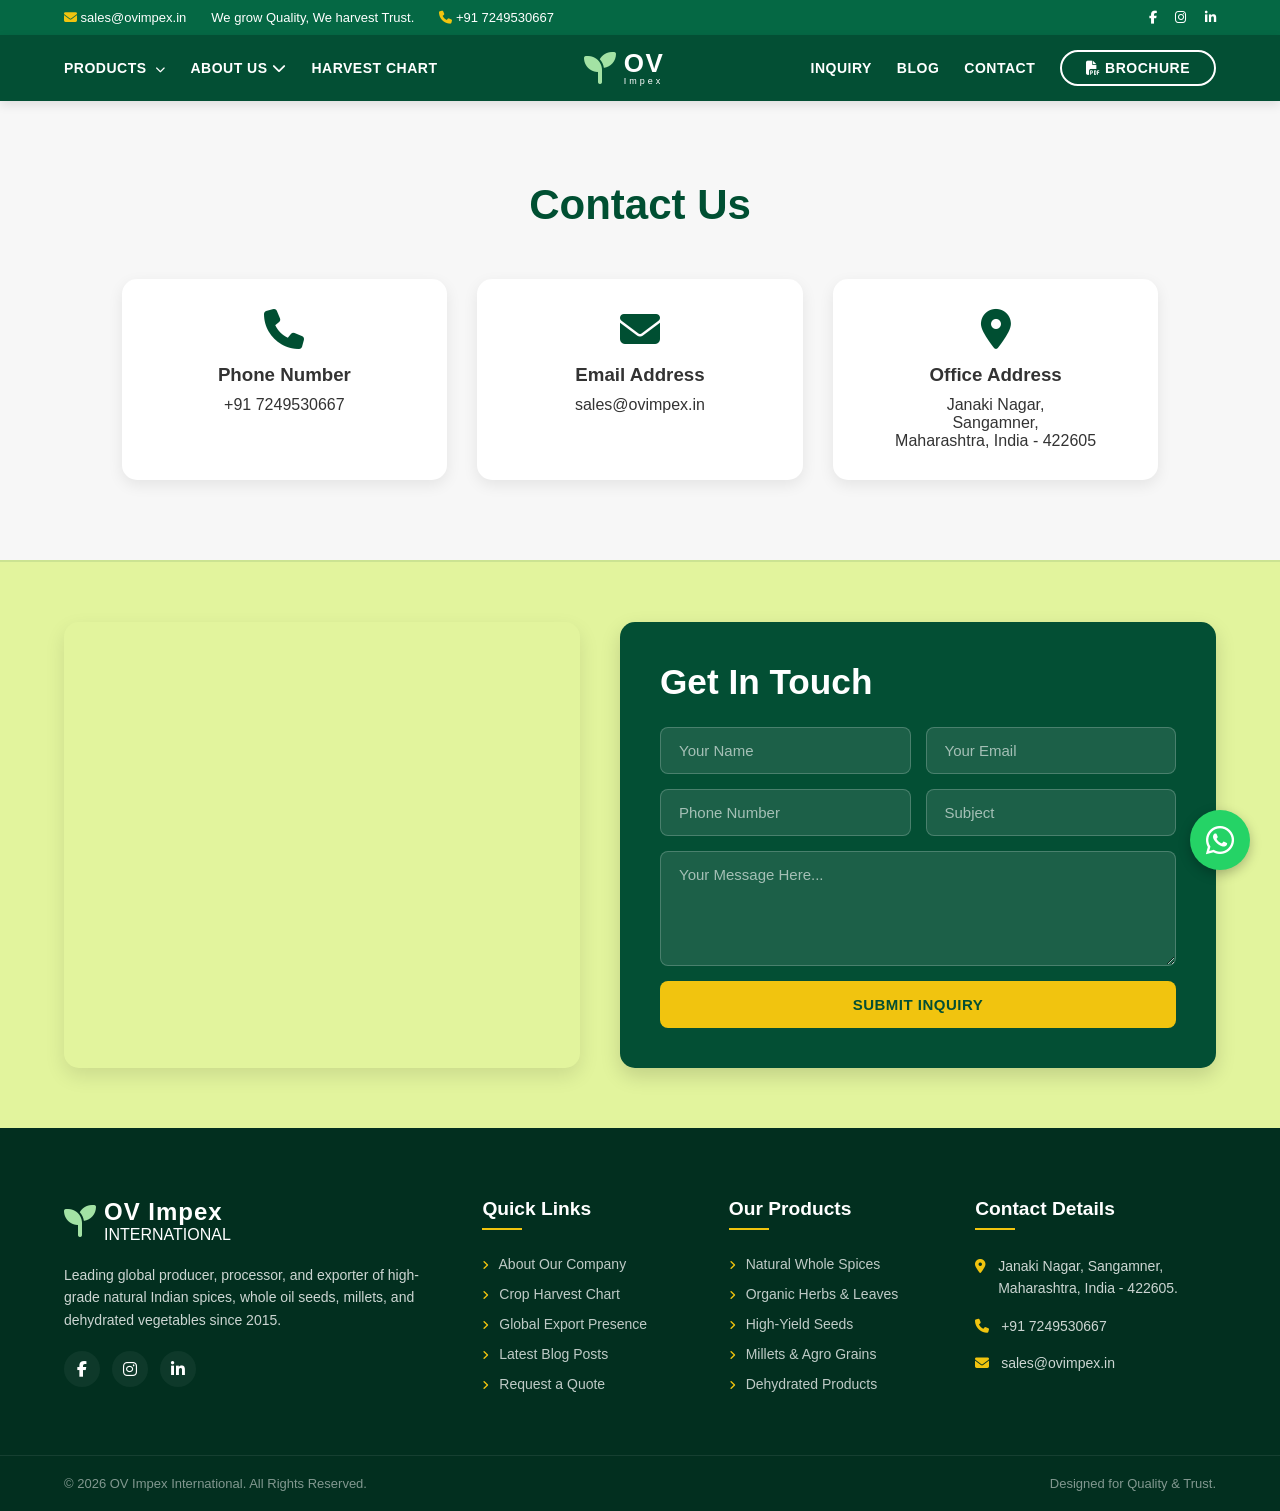
<file: contact.html>
<!DOCTYPE html>
<html lang="en">
<head>
    <meta charset="UTF-8">
    <meta name="viewport" content="width=device-width, initial-scale=1.0">
    <title>Contact Us - OV Impex</title>
    <link rel="stylesheet" href="style.css">
    <link rel="stylesheet" href="contact.css">
    <link rel="stylesheet" href="https://cdnjs.cloudflare.com/ajax/libs/font-awesome/6.4.0/css/all.min.css">
</head>
<body>

    <!-- ===== TOP BAR ===== -->
    <div class="top-bar">
        <div class="container top-bar-content">
            <div class="contact-info">
                <a href="mailto:sales@ovimpex.in"><i class="fas fa-envelope"></i> sales@ovimpex.in</a>
                <span class="tagline-text">We grow Quality, We harvest Trust.</span>
                <a href="tel:+917249530667"><i class="fas fa-phone"></i> +91 7249530667</a>
            </div>
            <div class="social-links">
                <a href="#" aria-label="Facebook"><i class="fab fa-facebook-f"></i></a>
                <a href="#" aria-label="Instagram"><i class="fab fa-instagram"></i></a>
                <a href="#" aria-label="LinkedIn"><i class="fab fa-linkedin-in"></i></a>
            </div>
        </div>
    </div>

    <!-- ===== HEADER ===== -->
    <header class="main-header">
        <div class="container nav-container">
            <nav class="nav-left" aria-label="Primary Left Navigation">

                <div class="nav-dropdown-wrapper" id="productsDropdown">
                    <a href="#" class="nav-main-link dropdown-trigger">PRODUCTS <i class="fas fa-chevron-down"></i></a>

                    <div class="mega-menu">
                        <div class="mega-menu-col">
                            <div class="mega-menu-col-header">
                                <i class="fas fa-pepper-hot"></i>
                                <h4>Whole Spices</h4>
                            </div>
                            <ul>
                                <li><a href="#"><i class="fas fa-angle-right"></i> Turmeric</a></li>
                                <li><a href="#"><i class="fas fa-angle-right"></i> Red Chilli</a></li>
                                <li><a href="#"><i class="fas fa-angle-right"></i> Coriander</a></li>
                                <li><a href="#"><i class="fas fa-angle-right"></i> Cumin</a></li>
                            </ul>
                        </div>
                        <div class="mega-menu-divider"></div>
                        <div class="mega-menu-col">
                            <div class="mega-menu-col-header">
                                <i class="fas fa-mortar-pestle"></i>
                                <h4>Pure Spice Powders</h4>
                            </div>
                            <ul>
                                <li><a href="#"><i class="fas fa-angle-right"></i> Turmeric Powder</a></li>
                                <li><a href="#"><i class="fas fa-angle-right"></i> Red Chilli Powder</a></li>
                                <li><a href="#"><i class="fas fa-angle-right"></i> Coriander Powder</a></li>
                                <li><a href="#"><i class="fas fa-angle-right"></i> Cumin Powder</a></li>
                            </ul>
                        </div>
                        <div class="mega-menu-divider"></div>
                        <div class="mega-menu-col">
                            <div class="mega-menu-col-header">
                                <i class="fas fa-bowl-food"></i>
                                <h4>Seasonings &amp; Blends</h4>
                            </div>
                            <ul>
                                <li><a href="#"><i class="fas fa-angle-right"></i> Garam Masala</a></li>
                                <li><a href="#"><i class="fas fa-angle-right"></i> Curry Powder</a></li>
                                <li><a href="#"><i class="fas fa-angle-right"></i> Kitchen King</a></li>
                            </ul>
                        </div>
                        <div class="mega-menu-banner">
                            <i class="fas fa-leaf mega-banner-icon"></i>
                            <p class="mega-banner-text">100% Natural &amp; Export Quality</p>
                            <a href="products.html" class="mega-banner-btn">View All Products</a>
                        </div>
                    </div>
                </div>

                <a href="index.html">ABOUT US <i class="fas fa-chevron-down"></i></a>
                <a href="harvest.html">HARVEST CHART</a>
            </nav>

            <div class="logo">
                <div class="logo-wrap">
                    <i class="fas fa-seedling logo-icon"></i>
                    <div>
                        <h1>OV</h1>
                        <span>Impex</span>
                    </div>
                </div>
            </div>

            <nav class="nav-right" aria-label="Primary Right Navigation">
                <a href="inquiry.html">INQUIRY</a>
                <a href="blogs.html">BLOG</a>
                <a href="contact.html" class="active">CONTACT</a>
               <a href="OV Impex.pdf" class="btn-brochure" target="_blank" rel="noopener noreferrer">
    <i class="fas fa-file-pdf"></i> BROCHURE
</a>
            </nav>
        </div>
    </header>

    <!-- ===== CONTACT INFO BOX ===== -->
    <section class="contact-page">
        <div class="container">

            <h1 class="contact-title">Contact Us</h1>

            <div class="contact-info-box">

                <div class="contact-item">
                    <i class="fas fa-phone"></i>
                    <h3>Phone Number</h3>
                    <p>+91 7249530667</p>
                </div>

                <div class="contact-item">
                    <i class="fas fa-envelope"></i>
                    <h3>Email Address</h3>
                    <p>sales@ovimpex.in</p>
                </div>

                <div class="contact-item">
                    <i class="fas fa-map-marker-alt"></i>
                    <h3>Office Address</h3>
                    <p>
                        Janaki Nagar,<br>
                        Sangamner,<br>
                        Maharashtra, India - 422605
                    </p>
                </div>

            </div>

        </div>
    </section>

    <!-- ===== MAP + CONTACT FORM ===== -->
    <section class="contact-section">
        <div class="container contact-split-container">

            <div class="contact-map-panel">
                <iframe src="https://www.google.com/maps/embed?pb=!1m18!1m12!1m3!1d3671.590111162464!2d72.50645087603395!3d23.038829315748884!2m3!1f0!2f0!3f0!3m2!1i1024!2i768!4f13.1!3m3!1m2!1s0x395e84b6f125a587%3A0xcd30e844a4eb23b0!2sOV%20Impex!5e0!3m2!1sen!2sin!4v1710000000000!5m2!1sen!2sin"
                allowfullscreen=""
                loading="lazy"
                referrerpolicy="no-referrer-when-downgrade"
                title="OV Impex Office Location Map">
                </iframe>
            </div>

            <div class="contact-form-panel">
                <h2>Get In Touch</h2>

                <form action="#" method="POST" class="interactive-form">

                    <div class="form-row">
                        <input type="text" placeholder="Your Name" required aria-label="Your Name">
                        <input type="email" placeholder="Your Email" required aria-label="Your Email">
                    </div>

                    <div class="form-row">
                        <input type="tel" placeholder="Phone Number" aria-label="Phone Number">
                        <input type="text" placeholder="Subject" aria-label="Subject">
                    </div>

                    <textarea rows="5" placeholder="Your Message Here..." required aria-label="Your Message"></textarea>

                    <button type="submit" class="btn-form-submit">SUBMIT INQUIRY</button>

                </form>
            </div>

        </div>
    </section>

    <!-- ===== FOOTER ===== -->
    <footer class="global-footer">
        <div class="container footer-grid">
            <div class="footer-column brand-column">
                <div class="logo-wrap footer-logo">
                    <i class="fas fa-seedling logo-icon"></i>
                    <div>
                        <h3>OV Impex</h3>
                        <span>INTERNATIONAL</span>
                    </div>
                </div>
                <p>Leading global producer, processor, and exporter of high-grade natural Indian spices, whole oil seeds, millets, and dehydrated vegetables since 2015.</p>
                <div class="footer-socials">
                    <a href="#" aria-label="Facebook"><i class="fab fa-facebook-f"></i></a>
                    <a href="#" aria-label="Instagram"><i class="fab fa-instagram"></i></a>
                    <a href="#" aria-label="LinkedIn"><i class="fab fa-linkedin-in"></i></a>
                </div>
            </div>
            <div class="footer-column links-column">
                <h4>Quick Links</h4>
                <ul>
                    <li><a href="index.html"><i class="fas fa-angle-right"></i> About Our Company</a></li>
                    <li><a href="harvest.html"><i class="fas fa-angle-right"></i> Crop Harvest Chart</a></li>
                    <li><a href="#"><i class="fas fa-angle-right"></i> Global Export Presence</a></li>
                    <li><a href="blogs.html"><i class="fas fa-angle-right"></i> Latest Blog Posts</a></li>
                    <li><a href="inquiry.html"><i class="fas fa-angle-right"></i> Request a Quote</a></li>
                </ul>
            </div>
            <div class="footer-column links-column">
                <h4>Our Products</h4>
                <ul>
                    <li><a href="products.html"><i class="fas fa-angle-right"></i> Natural Whole Spices</a></li>
                    <li><a href="products.html"><i class="fas fa-angle-right"></i> Organic Herbs &amp; Leaves</a></li>
                    <li><a href="products.html"><i class="fas fa-angle-right"></i> High-Yield Seeds</a></li>
                    <li><a href="products.html"><i class="fas fa-angle-right"></i> Millets &amp; Agro Grains</a></li>
                    <li><a href="products.html"><i class="fas fa-angle-right"></i> Dehydrated Products</a></li>
                </ul>
            </div>
            <div class="footer-column contact-column">
                <h4>Contact Details</h4>
                <p><i class="fas fa-map-marker-alt"></i> Janaki Nagar, Sangamner, Maharashtra, India - 422605.</p>
                <p><i class="fas fa-phone"></i> +91 7249530667</p>
                <p><i class="fas fa-envelope"></i> sales@ovimpex.in</p>
            </div>
        </div>
        <div class="footer-bottom">
            <div class="container footer-bottom-content">
                <p>&copy; 2026 OV Impex International. All Rights Reserved.</p>
                <p>Designed for Quality &amp; Trust.</p>
            </div>
        </div>
    </footer>

    <!-- WhatsApp Float Button -->
    <a href="https://wa.me/917249530667" class="whatsapp-float" target="_blank" rel="noopener noreferrer" aria-label="Chat on WhatsApp">
        <i class="fab fa-whatsapp"></i>
    </a>

    <script>
        // ===== Mega Menu Dropdown =====
        const wrapper = document.getElementById('productsDropdown');
        const trigger = wrapper.querySelector('.dropdown-trigger');

        trigger.addEventListener('click', function(e) {
            e.preventDefault();
            wrapper.classList.toggle('active');
        });

        document.addEventListener('click', function(e) {
            if (!wrapper.contains(e.target)) {
                wrapper.classList.remove('active');
            }
        });
    </script>

</body>
</html>
</file>
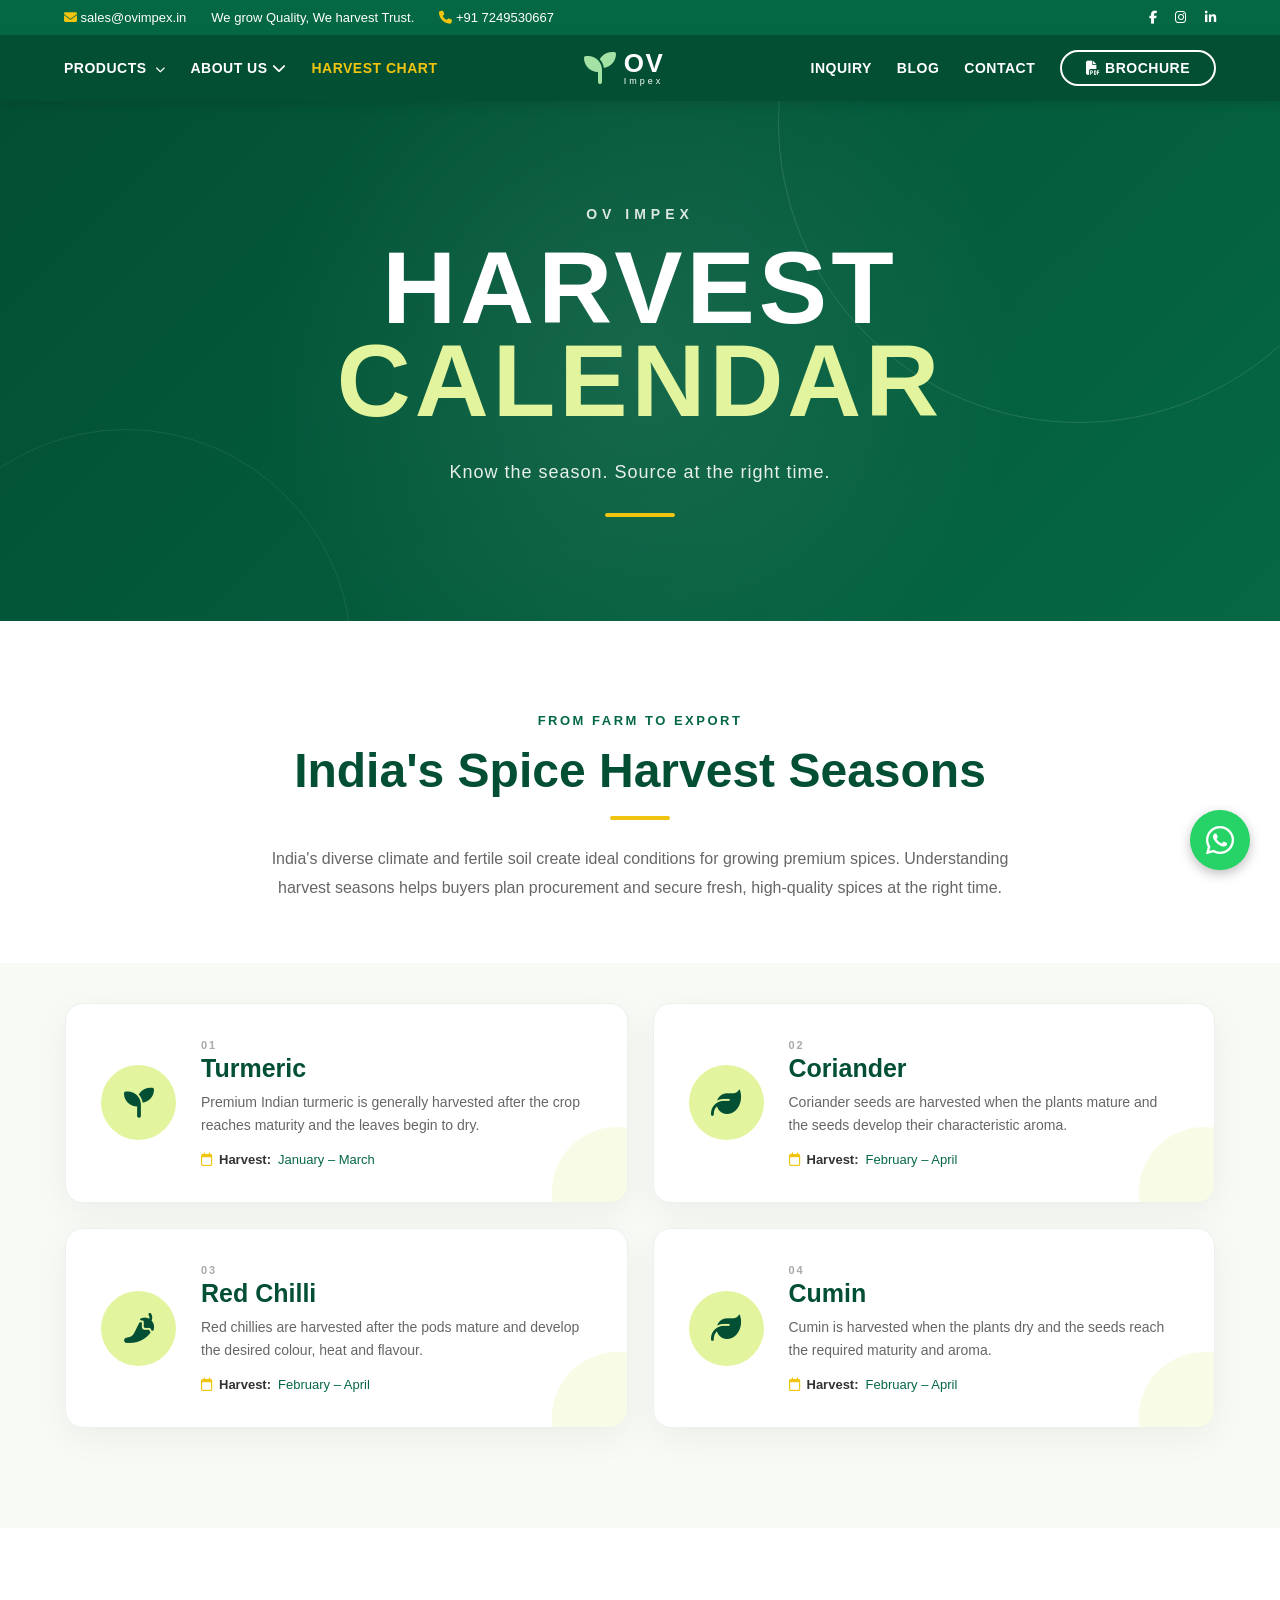
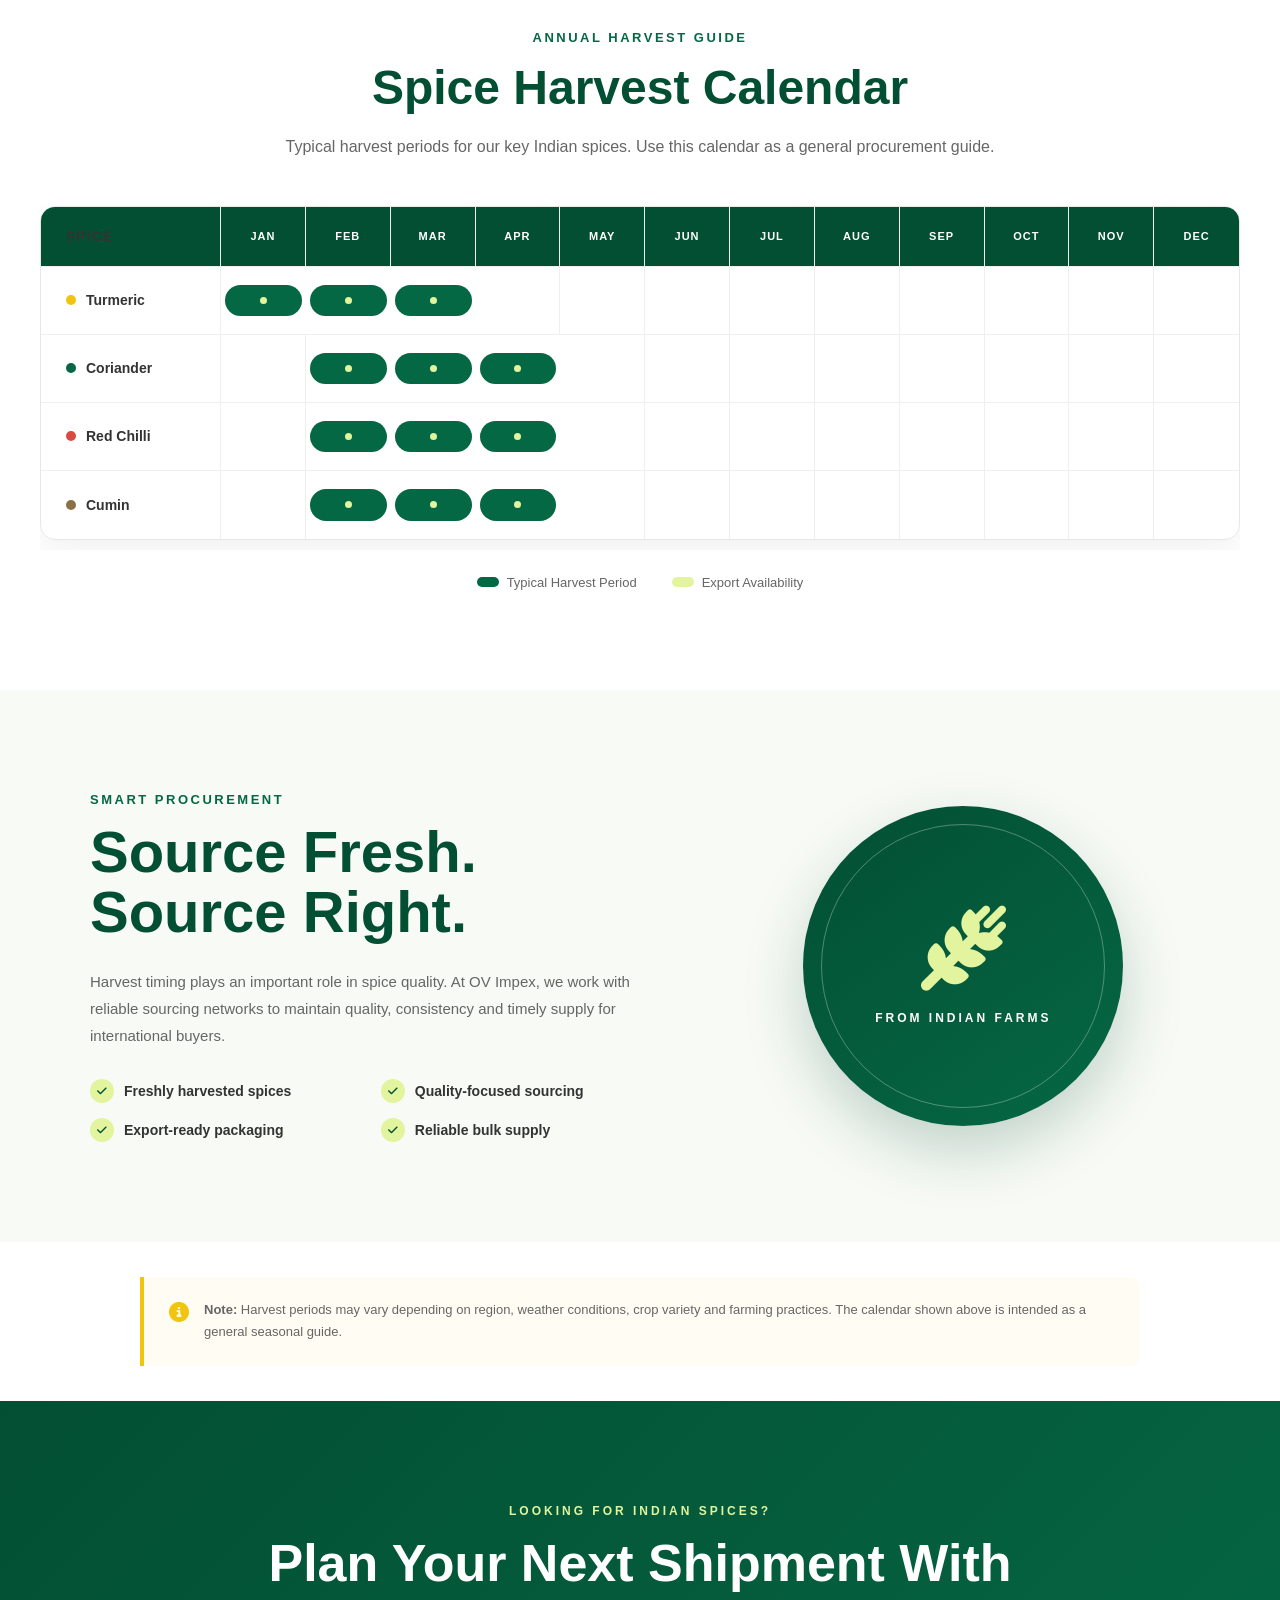
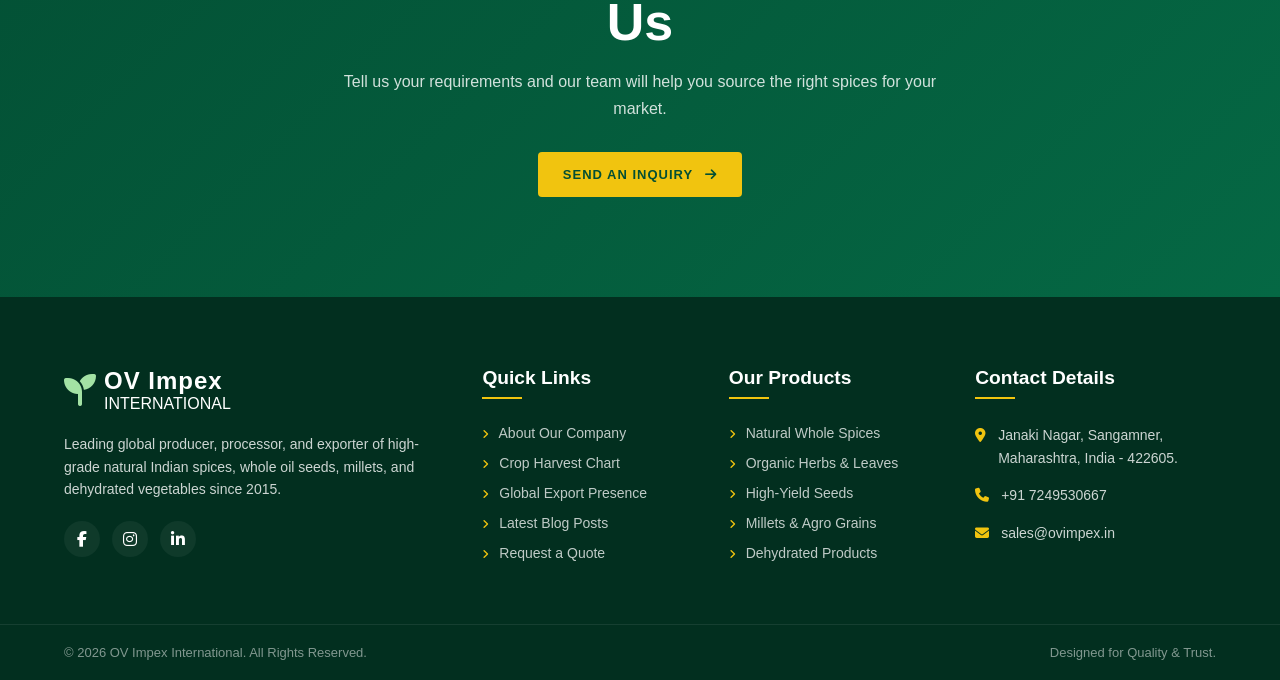
<file: harvest.html>
<!DOCTYPE html>
<html lang="en">
<head>
    <meta charset="UTF-8">
    <meta name="viewport" content="width=device-width, initial-scale=1.0">
    <title>Spice Harvest Calendar | OV Impex</title>

    <!-- Main Website CSS -->
    <link rel="stylesheet" href="style.css">

    <!-- Harvest Page CSS -->
    <link rel="stylesheet" href="harvest.css">

    <!-- Font Awesome -->
    <link rel="stylesheet" href="https://cdnjs.cloudflare.com/ajax/libs/font-awesome/6.5.1/css/all.min.css">
</head>
<body>

    <!-- ===== TOP BAR ===== -->
    <div class="top-bar">
        <div class="container top-bar-content">
            <div class="contact-info">
                <a href="mailto:sales@ovimpex.in"><i class="fas fa-envelope"></i> sales@ovimpex.in</a>
                <span class="tagline-text">We grow Quality, We harvest Trust.</span>
                <a href="tel:+917249530667"><i class="fas fa-phone"></i> +91 7249530667</a>
            </div>
            <div class="social-links">
                <a href="#" aria-label="Facebook"><i class="fab fa-facebook-f"></i></a>
                <a href="#" aria-label="Instagram"><i class="fab fa-instagram"></i></a>
                <a href="#" aria-label="LinkedIn"><i class="fab fa-linkedin-in"></i></a>
            </div>
        </div>
    </div>

    <!-- ===== HEADER ===== -->
    <header class="main-header">
        <div class="container nav-container">
            <nav class="nav-left" aria-label="Primary Left Navigation">

                <div class="nav-dropdown-wrapper" id="productsDropdown">
                    <a href="products.html" class="nav-main-link dropdown-trigger">PRODUCTS <i class="fas fa-chevron-down"></i></a>

                    <div class="mega-menu">
                        <div class="mega-menu-col">
                            <div class="mega-menu-col-header">
                                <i class="fas fa-pepper-hot"></i>
                                <h4>Whole Spices</h4>
                            </div>
                            <ul>
                                <li><a href="products.html#turmeric"><i class="fas fa-angle-right"></i> Turmeric</a></li>
                                <li><a href="products.html#chilli"><i class="fas fa-angle-right"></i> Red Chilli</a></li>
                                <li><a href="products.html#coriander"><i class="fas fa-angle-right"></i> Coriander</a></li>
                                <li><a href="products.html#cumin"><i class="fas fa-angle-right"></i> Cumin</a></li>
                            </ul>
                        </div>
                        <div class="mega-menu-divider"></div>
                        <div class="mega-menu-col">
                            <div class="mega-menu-col-header">
                                <i class="fas fa-mortar-pestle"></i>
                                <h4>Pure Spice Powders</h4>
                            </div>
                            <ul>
                                <li><a href="products.html"><i class="fas fa-angle-right"></i> Turmeric Powder</a></li>
                                <li><a href="products.html"><i class="fas fa-angle-right"></i> Red Chilli Powder</a></li>
                                <li><a href="products.html"><i class="fas fa-angle-right"></i> Coriander Powder</a></li>
                                <li><a href="products.html"><i class="fas fa-angle-right"></i> Cumin Powder</a></li>
                            </ul>
                        </div>
                        <div class="mega-menu-divider"></div>
                        <div class="mega-menu-col">
                            <div class="mega-menu-col-header">
                                <i class="fas fa-bowl-food"></i>
                                <h4>Seasonings &amp; Blends</h4>
                            </div>
                            <ul>
                                <li><a href="products.html"><i class="fas fa-angle-right"></i> Garam Masala</a></li>
                                <li><a href="products.html"><i class="fas fa-angle-right"></i> Curry Powder</a></li>
                                <li><a href="products.html"><i class="fas fa-angle-right"></i> Kitchen King</a></li>
                            </ul>
                        </div>
                        <div class="mega-menu-banner">
                            <i class="fas fa-leaf mega-banner-icon"></i>
                            <p class="mega-banner-text">100% Natural &amp; Export Quality</p>
                            <a href="products.html" class="mega-banner-btn">View All Products</a>
                        </div>
                    </div>
                </div>

                <a href="index.html">ABOUT US <i class="fas fa-chevron-down"></i></a>
                <a href="harvest.html" class="active">HARVEST CHART</a>
            </nav>

            <div class="logo">
                <div class="logo-wrap">
                    <i class="fas fa-seedling logo-icon"></i>
                    <div>
                        <h1>OV</h1>
                        <span>Impex</span>
                    </div>
                </div>
            </div>

            <nav class="nav-right" aria-label="Primary Right Navigation">
                <a href="inquiry.html">INQUIRY</a>
                <a href="blogs.html">BLOG</a>
                <a href="contact.html">CONTACT</a>
              <a href="OV Impex.pdf" class="btn-brochure" target="_blank" rel="noopener noreferrer">
    <i class="fas fa-file-pdf"></i> BROCHURE
</a>
            </nav>
        </div>
    </header>

    <!-- ===== HERO ===== -->
    <section class="harvest-hero">
        <div class="harvest-hero-overlay"></div>

        <div class="harvest-hero-content">
            <span class="hero-small-title">OV IMPEX</span>

            <h1>
                HARVEST<br>
                <span>CALENDAR</span>
            </h1>

            <p>Know the season. Source at the right time.</p>

            <div class="hero-line"></div>
        </div>
    </section>

    <!-- ===== INTRO ===== -->
    <section class="harvest-intro">
        <div class="section-heading">
            <span class="section-label">FROM FARM TO EXPORT</span>

            <h2>India's Spice Harvest Seasons</h2>

            <div class="heading-line"></div>

            <p>
                India's diverse climate and fertile soil create ideal conditions for growing premium spices.
                Understanding harvest seasons helps buyers plan procurement and secure fresh, high-quality
                spices at the right time.
            </p>
        </div>
    </section>

    <!-- ===== HARVEST CARDS ===== -->
    <section class="crop-section">
        <div class="crop-container">

            <!-- Turmeric -->
            <div class="crop-card turmeric-card">
                <div class="crop-icon">
                    <i class="fa-solid fa-seedling"></i>
                </div>
                <div class="crop-content">
                    <span class="crop-number">01</span>
                    <h3>Turmeric</h3>
                    <p>
                        Premium Indian turmeric is generally harvested after the crop reaches maturity
                        and the leaves begin to dry.
                    </p>
                    <div class="crop-season">
                        <i class="fa-regular fa-calendar"></i>
                        <strong>Harvest:</strong>
                        January – March
                    </div>
                </div>
            </div>

            <!-- Coriander -->
            <div class="crop-card coriander-card">
                <div class="crop-icon">
                    <i class="fa-solid fa-leaf"></i>
                </div>
                <div class="crop-content">
                    <span class="crop-number">02</span>
                    <h3>Coriander</h3>
                    <p>
                        Coriander seeds are harvested when the plants mature and the seeds develop
                        their characteristic aroma.
                    </p>
                    <div class="crop-season">
                        <i class="fa-regular fa-calendar"></i>
                        <strong>Harvest:</strong>
                        February – April
                    </div>
                </div>
            </div>

            <!-- Red Chilli -->
            <div class="crop-card chilli-card">
                <div class="crop-icon">
                    <i class="fa-solid fa-pepper-hot"></i>
                </div>
                <div class="crop-content">
                    <span class="crop-number">03</span>
                    <h3>Red Chilli</h3>
                    <p>
                        Red chillies are harvested after the pods mature and develop the desired
                        colour, heat and flavour.
                    </p>
                    <div class="crop-season">
                        <i class="fa-regular fa-calendar"></i>
                        <strong>Harvest:</strong>
                        February – April
                    </div>
                </div>
            </div>

            <!-- Cumin -->
            <div class="crop-card cumin-card">
                <div class="crop-icon">
                    <i class="fa-solid fa-leaf"></i>
                </div>
                <div class="crop-content">
                    <span class="crop-number">04</span>
                    <h3>Cumin</h3>
                    <p>
                        Cumin is harvested when the plants dry and the seeds reach the required
                        maturity and aroma.
                    </p>
                    <div class="crop-season">
                        <i class="fa-regular fa-calendar"></i>
                        <strong>Harvest:</strong>
                        February – April
                    </div>
                </div>
            </div>

        </div>
    </section>

    <!-- ===== MAIN HARVEST CHART ===== -->
    <section class="calendar-section">

        <div class="calendar-heading">
            <span class="section-label">ANNUAL HARVEST GUIDE</span>
            <h2>Spice Harvest Calendar</h2>
            <p>
                Typical harvest periods for our key Indian spices.
                Use this calendar as a general procurement guide.
            </p>
        </div>

        <div class="calendar-wrapper">
            <div class="calendar-table">

                <!-- Header -->
                <div class="calendar-row calendar-header">
                    <div class="crop-name-cell">SPICE</div>
                    <div>JAN</div>
                    <div>FEB</div>
                    <div>MAR</div>
                    <div>APR</div>
                    <div>MAY</div>
                    <div>JUN</div>
                    <div>JUL</div>
                    <div>AUG</div>
                    <div>SEP</div>
                    <div>OCT</div>
                    <div>NOV</div>
                    <div>DEC</div>
                </div>

                <!-- Turmeric -->
                <div class="calendar-row">
                    <div class="crop-name-cell">
                        <span class="crop-dot turmeric-dot"></span>
                        Turmeric
                    </div>
                    <div class="harvest active"></div>
                    <div class="harvest active"></div>
                    <div class="harvest active"></div>
                    <div></div>
                    <div></div>
                    <div></div>
                    <div></div>
                    <div></div>
                    <div></div>
                    <div></div>
                    <div></div>
                    <div></div>
                </div>

                <!-- Coriander -->
                <div class="calendar-row">
                    <div class="crop-name-cell">
                        <span class="crop-dot coriander-dot"></span>
                        Coriander
                    </div>
                    <div></div>
                    <div class="harvest active"></div>
                    <div class="harvest active"></div>
                    <div class="harvest active"></div>
                    <div></div>
                    <div></div>
                    <div></div>
                    <div></div>
                    <div></div>
                    <div></div>
                    <div></div>
                    <div></div>
                </div>

                <!-- Red Chilli -->
                <div class="calendar-row">
                    <div class="crop-name-cell">
                        <span class="crop-dot chilli-dot"></span>
                        Red Chilli
                    </div>
                    <div></div>
                    <div class="harvest active"></div>
                    <div class="harvest active"></div>
                    <div class="harvest active"></div>
                    <div></div>
                    <div></div>
                    <div></div>
                    <div></div>
                    <div></div>
                    <div></div>
                    <div></div>
                    <div></div>
                </div>

                <!-- Cumin -->
                <div class="calendar-row">
                    <div class="crop-name-cell">
                        <span class="crop-dot cumin-dot"></span>
                        Cumin
                    </div>
                    <div></div>
                    <div class="harvest active"></div>
                    <div class="harvest active"></div>
                    <div class="harvest active"></div>
                    <div></div>
                    <div></div>
                    <div></div>
                    <div></div>
                    <div></div>
                    <div></div>
                    <div></div>
                    <div></div>
                </div>

            </div>
        </div>

        <!-- Legend -->
        <div class="calendar-legend">
            <span>
                <i class="legend-box harvest-legend"></i>
                Typical Harvest Period
            </span>
            <span>
                <i class="legend-box availability-legend"></i>
                Export Availability
            </span>
        </div>

    </section>

    <!-- ===== PROCUREMENT SECTION ===== -->
    <section class="procurement-section">
        <div class="procurement-container">

            <div class="procurement-content">
                <span class="section-label">SMART PROCUREMENT</span>

                <h2>
                    Source Fresh.<br>
                    Source Right.
                </h2>

                <p>
                    Harvest timing plays an important role in spice quality. At OV Impex, we work with
                    reliable sourcing networks to maintain quality, consistency and timely supply for
                    international buyers.
                </p>

                <div class="procurement-points">
                    <div>
                        <i class="fa-solid fa-check"></i>
                        <span>Freshly harvested spices</span>
                    </div>
                    <div>
                        <i class="fa-solid fa-check"></i>
                        <span>Quality-focused sourcing</span>
                    </div>
                    <div>
                        <i class="fa-solid fa-check"></i>
                        <span>Export-ready packaging</span>
                    </div>
                    <div>
                        <i class="fa-solid fa-check"></i>
                        <span>Reliable bulk supply</span>
                    </div>
                </div>
            </div>

            <div class="procurement-image">
                <div class="image-box">
                    <i class="fa-solid fa-wheat-awn"></i>
                    <span>FROM INDIAN FARMS</span>
                </div>
            </div>

        </div>
    </section>

    <!-- ===== NOTE ===== -->
    <section class="harvest-note">
        <div class="note-box">
            <i class="fa-solid fa-circle-info"></i>
            <p>
                <strong>Note:</strong>
                Harvest periods may vary depending on region, weather conditions, crop variety and
                farming practices. The calendar shown above is intended as a general seasonal guide.
            </p>
        </div>
    </section>

    <!-- ===== CTA ===== -->
    <section class="harvest-cta">
        <div class="cta-content">
            <span>LOOKING FOR INDIAN SPICES?</span>

            <h2>Plan Your Next Shipment With Us</h2>

            <p>
                Tell us your requirements and our team will help you source the right spices
                for your market.
            </p>

            <a href="inquiry.html" class="cta-button">
                SEND AN INQUIRY
                <i class="fa-solid fa-arrow-right"></i>
            </a>
        </div>
    </section>

    <!-- ===== FOOTER ===== -->
    <footer class="global-footer">
        <div class="container footer-grid">
            <div class="footer-column brand-column">
                <div class="logo-wrap footer-logo">
                    <i class="fas fa-seedling logo-icon"></i>
                    <div>
                        <h3>OV Impex</h3>
                        <span>INTERNATIONAL</span>
                    </div>
                </div>
                <p>Leading global producer, processor, and exporter of high-grade natural Indian spices, whole oil seeds, millets, and dehydrated vegetables since 2015.</p>
                <div class="footer-socials">
                    <a href="#" aria-label="Facebook"><i class="fab fa-facebook-f"></i></a>
                    <a href="#" aria-label="Instagram"><i class="fab fa-instagram"></i></a>
                    <a href="#" aria-label="LinkedIn"><i class="fab fa-linkedin-in"></i></a>
                </div>
            </div>
            <div class="footer-column links-column">
                <h4>Quick Links</h4>
                <ul>
                    <li><a href="index.html"><i class="fas fa-angle-right"></i> About Our Company</a></li>
                    <li><a href="harvest.html"><i class="fas fa-angle-right"></i> Crop Harvest Chart</a></li>
                    <li><a href="#"><i class="fas fa-angle-right"></i> Global Export Presence</a></li>
                    <li><a href="blogs.html"><i class="fas fa-angle-right"></i> Latest Blog Posts</a></li>
                    <li><a href="inquiry.html"><i class="fas fa-angle-right"></i> Request a Quote</a></li>
                </ul>
            </div>
            <div class="footer-column links-column">
                <h4>Our Products</h4>
                <ul>
                    <li><a href="products.html"><i class="fas fa-angle-right"></i> Natural Whole Spices</a></li>
                    <li><a href="products.html"><i class="fas fa-angle-right"></i> Organic Herbs &amp; Leaves</a></li>
                    <li><a href="products.html"><i class="fas fa-angle-right"></i> High-Yield Seeds</a></li>
                    <li><a href="products.html"><i class="fas fa-angle-right"></i> Millets &amp; Agro Grains</a></li>
                    <li><a href="products.html"><i class="fas fa-angle-right"></i> Dehydrated Products</a></li>
                </ul>
            </div>
            <div class="footer-column contact-column">
                <h4>Contact Details</h4>
                <p><i class="fas fa-map-marker-alt"></i> Janaki Nagar, Sangamner, Maharashtra, India - 422605.</p>
                <p><i class="fas fa-phone"></i> +91 7249530667</p>
                <p><i class="fas fa-envelope"></i> sales@ovimpex.in</p>
            </div>
        </div>
        <div class="footer-bottom">
            <div class="container footer-bottom-content">
                <p>&copy; 2026 OV Impex International. All Rights Reserved.</p>
                <p>Designed for Quality &amp; Trust.</p>
            </div>
        </div>
    </footer>

    <!-- WhatsApp Float Button -->
    <a href="https://wa.me/917249530667" class="whatsapp-float" target="_blank" rel="noopener noreferrer" aria-label="Chat on WhatsApp">
        <i class="fab fa-whatsapp"></i>
    </a>

    <script>
        // ===== Mega Menu Dropdown =====
        const wrapper = document.getElementById('productsDropdown');
        const trigger = wrapper.querySelector('.dropdown-trigger');

        trigger.addEventListener('click', function(e) {
            // Only the chevron toggles the menu; the text navigates to products.html
            if (e.target.closest('i')) {
                e.preventDefault();
                wrapper.classList.toggle('active');
            }
        });

        document.addEventListener('click', function(e) {
            if (!wrapper.contains(e.target)) {
                wrapper.classList.remove('active');
            }
        });
    </script>

</body>
</html>
</file>
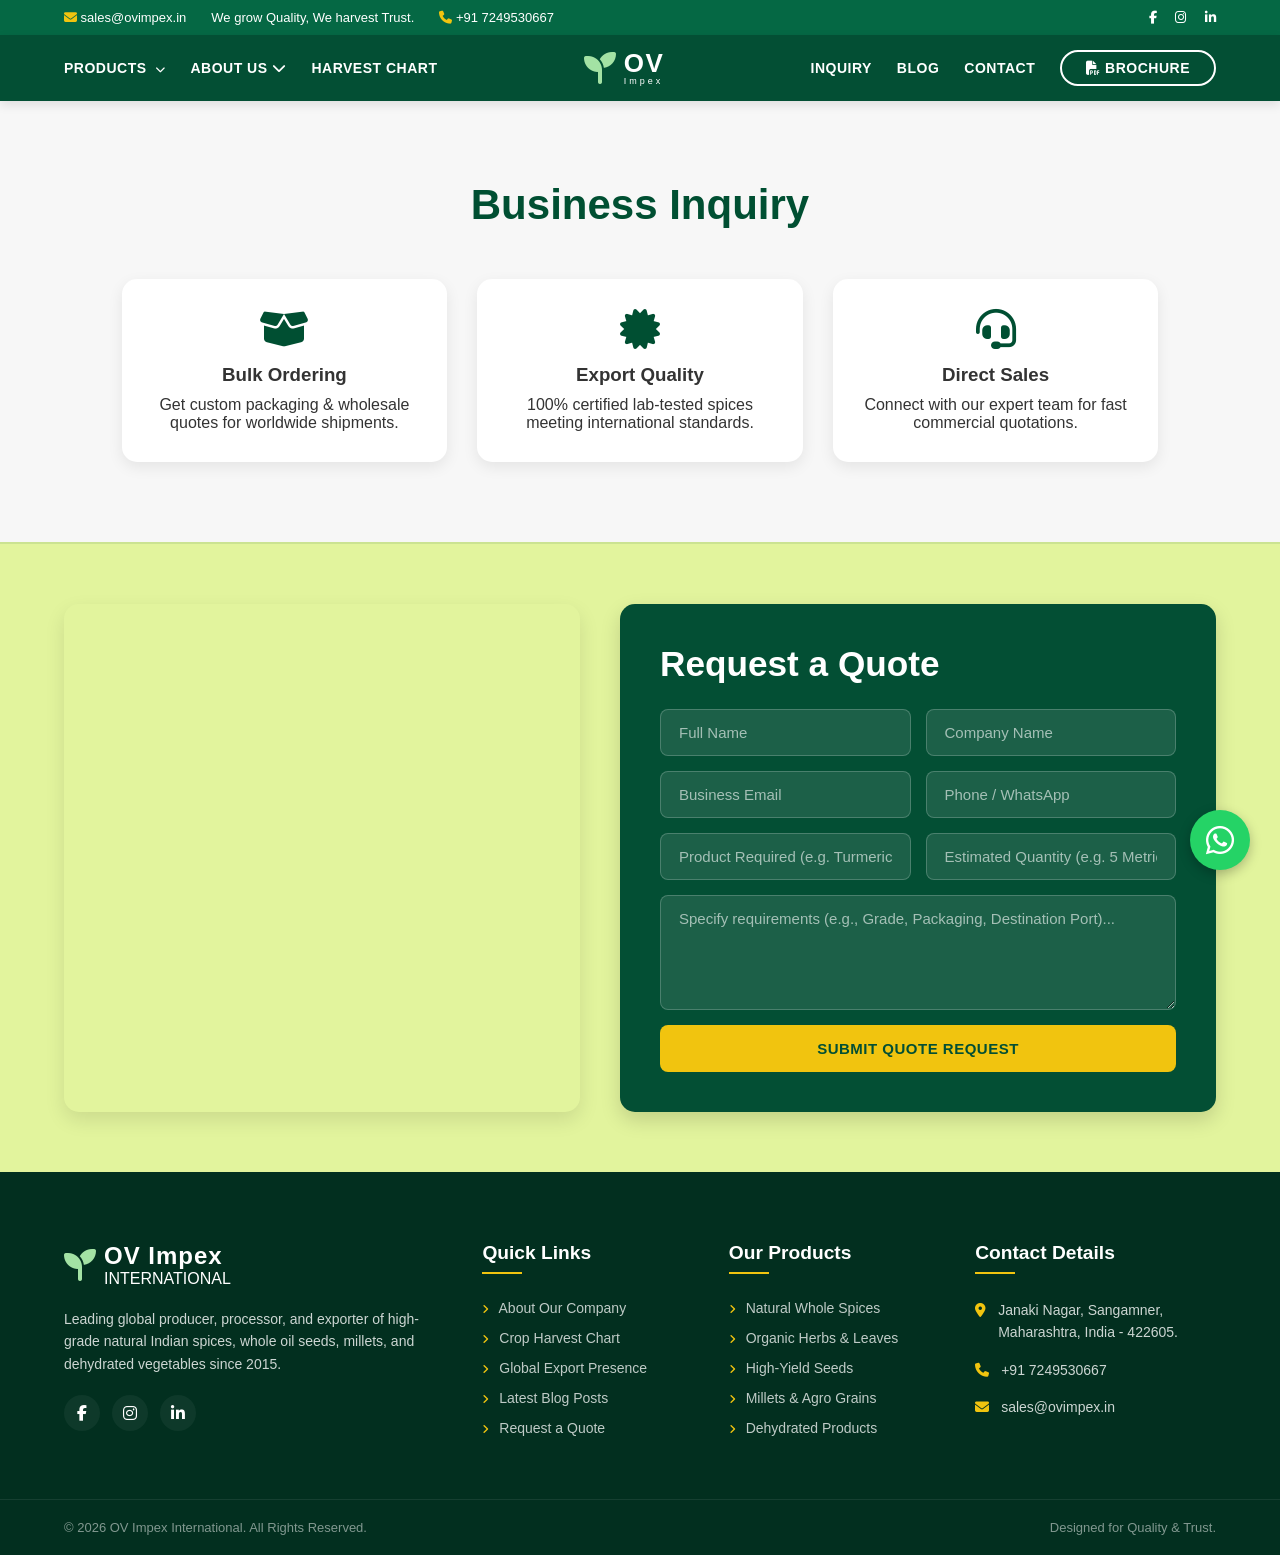
<file: inquiry.html>
<!DOCTYPE html>
<html lang="en">
<head>
    <meta charset="UTF-8">
    <meta name="viewport" content="width=device-width, initial-scale=1.0">
    <title>Inquiry - OV Impex</title>
    <link rel="stylesheet" href="style.css">
    <link rel="stylesheet" href="contact.css">
    <link rel="stylesheet" href="https://cdnjs.cloudflare.com/ajax/libs/font-awesome/6.4.0/css/all.min.css">
</head>
<body>

    <!-- ===== TOP BAR ===== -->
    <div class="top-bar">
        <div class="container top-bar-content">
            <div class="contact-info">
                <a href="mailto:sales@ovimpex.in"><i class="fas fa-envelope"></i> sales@ovimpex.in</a>
                <span class="tagline-text">We grow Quality, We harvest Trust.</span>
                <a href="tel:+917249530667"><i class="fas fa-phone"></i> +91 7249530667</a>
            </div>
            <div class="social-links">
                <a href="#" aria-label="Facebook"><i class="fab fa-facebook-f"></i></a>
                <a href="#" aria-label="Instagram"><i class="fab fa-instagram"></i></a>
                <a href="#" aria-label="LinkedIn"><i class="fab fa-linkedin-in"></i></a>
            </div>
        </div>
    </div>

    <!-- ===== HEADER ===== -->
    <header class="main-header">
        <div class="container nav-container">
            <nav class="nav-left" aria-label="Primary Left Navigation">

                <div class="nav-dropdown-wrapper" id="productsDropdown">
                    <a href="#" class="nav-main-link dropdown-trigger">PRODUCTS <i class="fas fa-chevron-down"></i></a>

                    <div class="mega-menu">
                        <div class="mega-menu-col">
                            <div class="mega-menu-col-header">
                                <i class="fas fa-pepper-hot"></i>
                                <h4>Whole Spices</h4>
                            </div>
                            <ul>
                                <li><a href="#"><i class="fas fa-angle-right"></i> Turmeric</a></li>
                                <li><a href="#"><i class="fas fa-angle-right"></i> Red Chilli</a></li>
                                <li><a href="#"><i class="fas fa-angle-right"></i> Coriander</a></li>
                                <li><a href="#"><i class="fas fa-angle-right"></i> Cumin</a></li>
                            </ul>
                        </div>
                        <div class="mega-menu-divider"></div>
                        <div class="mega-menu-col">
                            <div class="mega-menu-col-header">
                                <i class="fas fa-mortar-pestle"></i>
                                <h4>Pure Spice Powders</h4>
                            </div>
                            <ul>
                                <li><a href="#"><i class="fas fa-angle-right"></i> Turmeric Powder</a></li>
                                <li><a href="#"><i class="fas fa-angle-right"></i> Red Chilli Powder</a></li>
                                <li><a href="#"><i class="fas fa-angle-right"></i> Coriander Powder</a></li>
                                <li><a href="#"><i class="fas fa-angle-right"></i> Cumin Powder</a></li>
                            </ul>
                        </div>
                        <div class="mega-menu-divider"></div>
                        <div class="mega-menu-col">
                            <div class="mega-menu-col-header">
                                <i class="fas fa-bowl-food"></i>
                                <h4>Seasonings &amp; Blends</h4>
                            </div>
                            <ul>
                                <li><a href="#"><i class="fas fa-angle-right"></i> Garam Masala</a></li>
                                <li><a href="#"><i class="fas fa-angle-right"></i> Curry Powder</a></li>
                                <li><a href="#"><i class="fas fa-angle-right"></i> Kitchen King</a></li>
                            </ul>
                        </div>
                        <div class="mega-menu-banner">
                            <i class="fas fa-leaf mega-banner-icon"></i>
                            <p class="mega-banner-text">100% Natural &amp; Export Quality</p>
                            <a href="products.html" class="mega-banner-btn">View All Products</a>
                        </div>
                    </div>
                </div>

                <a href="index.html">ABOUT US <i class="fas fa-chevron-down"></i></a>
                <a href="harvest.html">HARVEST CHART</a>
            </nav>

            <div class="logo">
                <div class="logo-wrap">
                    <i class="fas fa-seedling logo-icon"></i>
                    <div>
                        <h1>OV</h1>
                        <span>Impex</span>
                    </div>
                </div>
            </div>

            <nav class="nav-right" aria-label="Primary Right Navigation">
                <a href="inquiry.html" class="active">INQUIRY</a>
                <a href="blogs.html">BLOG</a>
                <a href="contact.html">CONTACT</a>
               <a href="OV Impex.pdf" class="btn-brochure" target="_blank" rel="noopener noreferrer">
    <i class="fas fa-file-pdf"></i> BROCHURE
</a>
            </nav>
        </div>
    </header>

    <!-- ===== INQUIRY INFO BOX ===== -->
    <section class="contact-page">
        <div class="container">

            <h1 class="contact-title">Business Inquiry</h1>

            <div class="contact-info-box">

                <div class="contact-item">
                    <i class="fas fa-box-open"></i>
                    <h3>Bulk Ordering</h3>
                    <p>Get custom packaging &amp; wholesale quotes for worldwide shipments.</p>
                </div>

                <div class="contact-item">
                    <i class="fas fa-certificate"></i>
                    <h3>Export Quality</h3>
                    <p>100% certified lab-tested spices meeting international standards.</p>
                </div>

                <div class="contact-item">
                    <i class="fas fa-headset"></i>
                    <h3>Direct Sales</h3>
                    <p>Connect with our expert team for fast commercial quotations.</p>
                </div>

            </div>

        </div>
    </section>

    <!-- ===== MAP + INQUIRY FORM ===== -->
    <section class="contact-section">
        <div class="container contact-split-container">

            <div class="contact-map-panel">
                <iframe src="https://www.google.com/maps/embed?pb=!1m18!1m12!1m3!1d3671.590111162464!2d72.50645087603395!3d23.038829315748884!2m3!1f0!2f0!3f0!3m2!1i1024!2i768!4f13.1!3m3!1m2!1s0x395e84b6f125a587%3A0xcd30e844a4eb23b0!2sOV%20Impex!5e0!3m2!1sen!2sin!4v1710000000000!5m2!1sen!2sin"
                allowfullscreen=""
                loading="lazy"
                referrerpolicy="no-referrer-when-downgrade"
                title="OV Impex Office Location Map">
                </iframe>
            </div>
            <div class="contact-form-panel">
                <h2>Request a Quote</h2>

                <form action="#" method="POST" class="interactive-form">

                    <div class="form-row">
                        <input type="text" placeholder="Full Name" required aria-label="Full Name">
                        <input type="text" placeholder="Company Name" aria-label="Company Name">
                    </div>

                    <div class="form-row">
                        <input type="email" placeholder="Business Email" required aria-label="Business Email">
                        <input type="tel" placeholder="Phone / WhatsApp" required aria-label="Phone Number">
                    </div>

                    <div class="form-row">
                        <input type="text" placeholder="Product Required (e.g. Turmeric, Chilli)" required aria-label="Product Required">
                        <input type="text" placeholder="Estimated Quantity (e.g. 5 Metric Tons)" aria-label="Estimated Quantity">
                    </div>

                    <textarea rows="5" placeholder="Specify requirements (e.g., Grade, Packaging, Destination Port)..." required aria-label="Requirement Details"></textarea>

                    <button type="submit" class="btn-form-submit">SUBMIT QUOTE REQUEST</button>

                </form>
            </div>

        </div>
    </section>

    <!-- ===== FOOTER ===== -->
    <footer class="global-footer">
        <div class="container footer-grid">
            <div class="footer-column brand-column">
                <div class="logo-wrap footer-logo">
                    <i class="fas fa-seedling logo-icon"></i>
                    <div>
                        <h3>OV Impex</h3>
                        <span>INTERNATIONAL</span>
                    </div>
                </div>
                <p>Leading global producer, processor, and exporter of high-grade natural Indian spices, whole oil seeds, millets, and dehydrated vegetables since 2015.</p>
                <div class="footer-socials">
                    <a href="#" aria-label="Facebook"><i class="fab fa-facebook-f"></i></a>
                    <a href="#" aria-label="Instagram"><i class="fab fa-instagram"></i></a>
                    <a href="#" aria-label="LinkedIn"><i class="fab fa-linkedin-in"></i></a>
                </div>
            </div>
            <div class="footer-column links-column">
                <h4>Quick Links</h4>
                <ul>
                    <li><a href="index.html"><i class="fas fa-angle-right"></i> About Our Company</a></li>
                    <li><a href="harvest.html"><i class="fas fa-angle-right"></i> Crop Harvest Chart</a></li>
                    <li><a href="#"><i class="fas fa-angle-right"></i> Global Export Presence</a></li>
                    <li><a href="blogs.html"><i class="fas fa-angle-right"></i> Latest Blog Posts</a></li>
                    <li><a href="inquiry.html"><i class="fas fa-angle-right"></i> Request a Quote</a></li>
                </ul>
            </div>
            <div class="footer-column links-column">
                <h4>Our Products</h4>
                <ul>
                    <li><a href="products.html"><i class="fas fa-angle-right"></i> Natural Whole Spices</a></li>
                    <li><a href="products.html"><i class="fas fa-angle-right"></i> Organic Herbs &amp; Leaves</a></li>
                    <li><a href="products.html"><i class="fas fa-angle-right"></i> High-Yield Seeds</a></li>
                    <li><a href="products.html"><i class="fas fa-angle-right"></i> Millets &amp; Agro Grains</a></li>
                    <li><a href="products.html"><i class="fas fa-angle-right"></i> Dehydrated Products</a></li>
                </ul>
            </div>
            <div class="footer-column contact-column">
                <h4>Contact Details</h4>
                <p><i class="fas fa-map-marker-alt"></i> Janaki Nagar, Sangamner, Maharashtra, India - 422605.</p>
                <p><i class="fas fa-phone"></i> +91 7249530667</p>
                <p><i class="fas fa-envelope"></i> sales@ovimpex.in</p>
            </div>
        </div>
        <div class="footer-bottom">
            <div class="container footer-bottom-content">
                <p>&copy; 2026 OV Impex International. All Rights Reserved.</p>
                <p>Designed for Quality &amp; Trust.</p>
            </div>
        </div>
    </footer>

    <!-- WhatsApp Float Button -->
    <a href="https://wa.me/917249530667" class="whatsapp-float" target="_blank" rel="noopener noreferrer" aria-label="Chat on WhatsApp">
        <i class="fab fa-whatsapp"></i>
    </a>

    <script>
        // Mega Menu Dropdown
        const wrapper = document.getElementById('productsDropdown');
        const trigger = wrapper.querySelector('.dropdown-trigger');

        trigger.addEventListener('click', function(e) {
            e.preventDefault();
            wrapper.classList.toggle('active');
        });

        document.addEventListener('click', function(e) {
            if (!wrapper.contains(e.target)) {
                wrapper.classList.remove('active');
            }
        });
    </script>

</body>
</html>
</file>
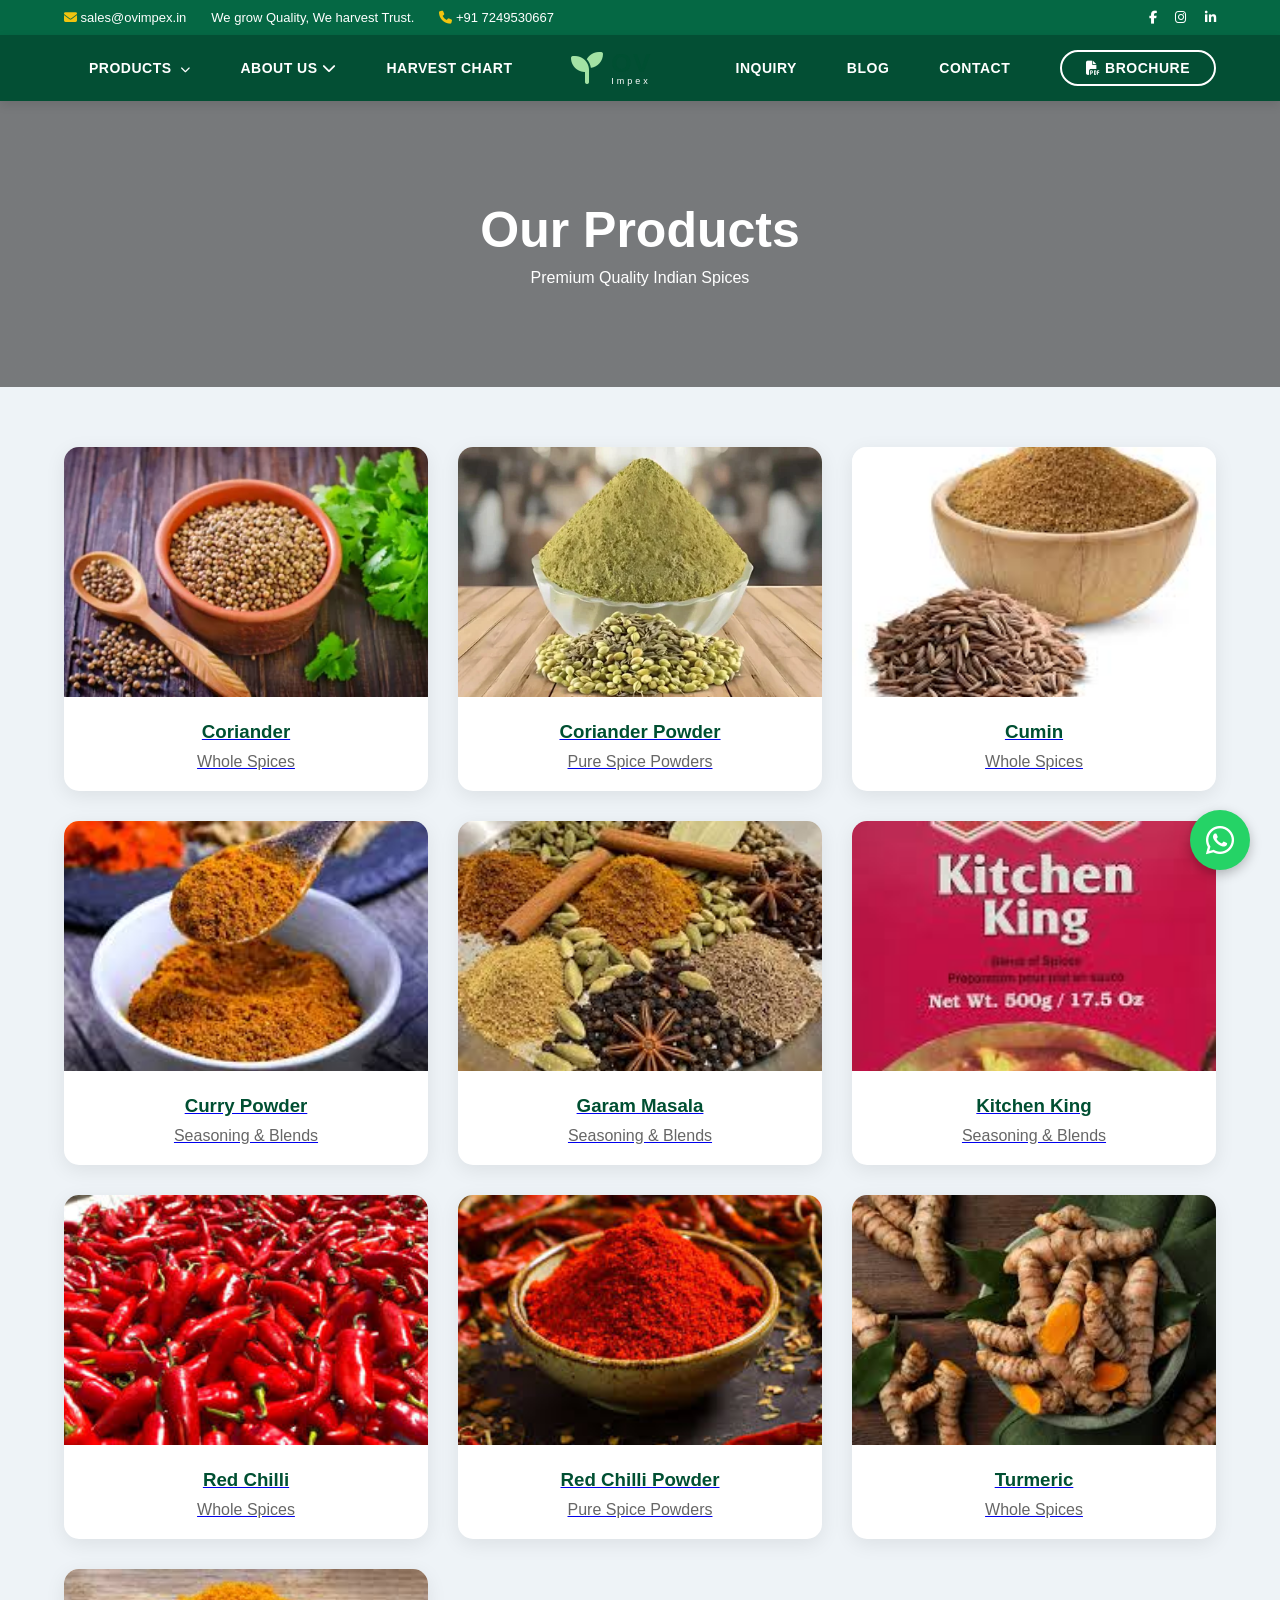
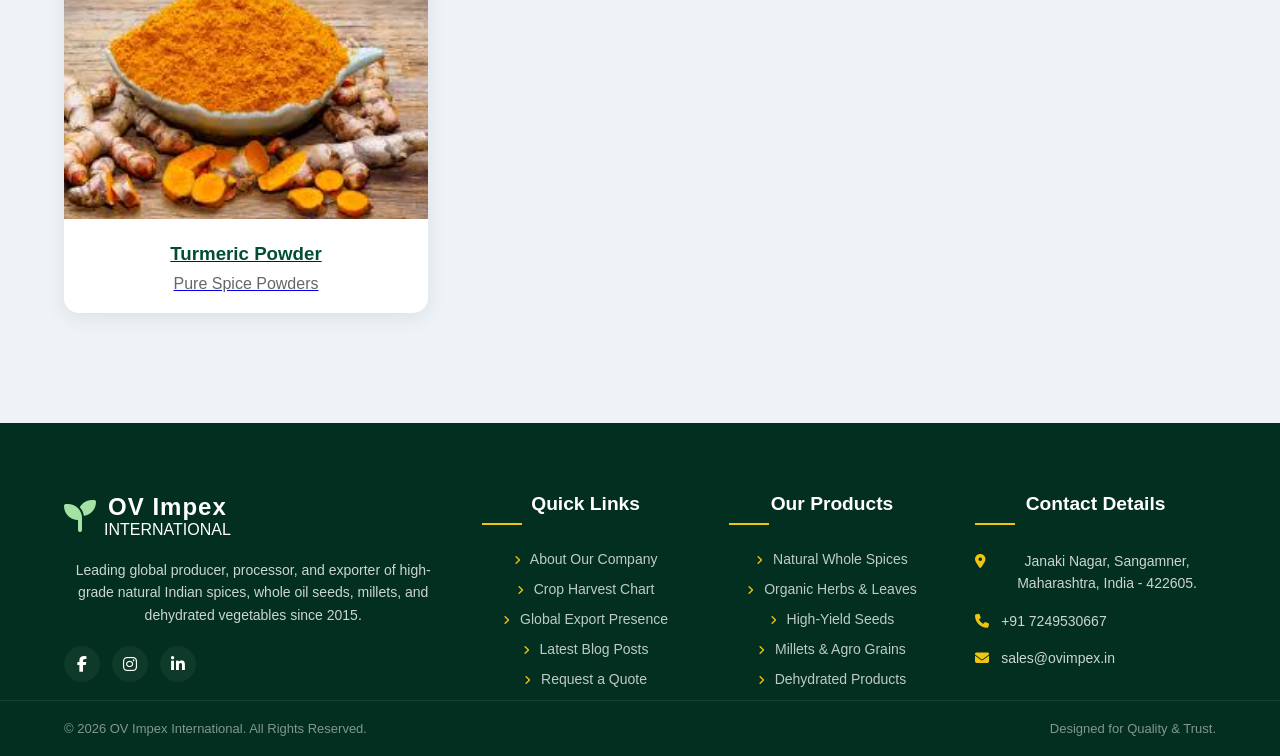
<file: products.html>
<!DOCTYPE html>
<html lang="en">
<head>
    <meta charset="UTF-8">
    <meta name="viewport" content="width=device-width, initial-scale=1.0">
    <title>Our Products - OV Impex</title>
    <link rel="stylesheet" href="style.css">
    <link rel="stylesheet" href="products.css">
    <link rel="stylesheet" href="https://cdnjs.cloudflare.com/ajax/libs/font-awesome/6.4.0/css/all.min.css">
</head>
<body>

    <!-- ===== TOP BAR ===== -->
    <div class="top-bar">
        <div class="container top-bar-content">
            <div class="contact-info">
                <a href="mailto:sales@ovimpex.in"><i class="fas fa-envelope"></i> sales@ovimpex.in</a>
                <span class="tagline-text">We grow Quality, We harvest Trust.</span>
                <a href="tel:+917249530667"><i class="fas fa-phone"></i> +91 7249530667</a>
            </div>
            <div class="social-links">
                <a href="#" aria-label="Facebook"><i class="fab fa-facebook-f"></i></a>
                <a href="#" aria-label="Instagram"><i class="fab fa-instagram"></i></a>
                <a href="#" aria-label="LinkedIn"><i class="fab fa-linkedin-in"></i></a>
            </div>
        </div>
    </div>

    <!-- ===== HEADER ===== -->
    <header class="main-header">
        <div class="container nav-container">
            <nav class="nav-left" aria-label="Primary Left Navigation">

                <div class="nav-dropdown-wrapper" id="productsDropdown">
                    <a href="#" class="nav-main-link dropdown-trigger">PRODUCTS <i class="fas fa-chevron-down"></i></a>

                    <div class="mega-menu">
                        <div class="mega-menu-col">
                            <div class="mega-menu-col-header">
                                <i class="fas fa-pepper-hot"></i>
                                <h4>Whole Spices</h4>
                            </div>
                            <ul>
                                <li><a href="#"><i class="fas fa-angle-right"></i> Turmeric</a></li>
                                <li><a href="#"><i class="fas fa-angle-right"></i> Red Chilli</a></li>
                                <li><a href="#"><i class="fas fa-angle-right"></i> Coriander</a></li>
                                <li><a href="#"><i class="fas fa-angle-right"></i> Cumin</a></li>
                            </ul>
                        </div>
                        <div class="mega-menu-divider"></div>
                        <div class="mega-menu-col">
                            <div class="mega-menu-col-header">
                                <i class="fas fa-mortar-pestle"></i>
                                <h4>Pure Spice Powders</h4>
                            </div>
                            <ul>
                                <li><a href="#"><i class="fas fa-angle-right"></i> Turmeric Powder</a></li>
                                <li><a href="#"><i class="fas fa-angle-right"></i> Red Chilli Powder</a></li>
                                <li><a href="#"><i class="fas fa-angle-right"></i> Coriander Powder</a></li>
                                <li><a href="#"><i class="fas fa-angle-right"></i> Cumin Powder</a></li>
                            </ul>
                        </div>
                        <div class="mega-menu-divider"></div>
                        <div class="mega-menu-col">
                            <div class="mega-menu-col-header">
                                <i class="fas fa-bowl-food"></i>
                                <h4>Seasonings &amp; Blends</h4>
                            </div>
                            <ul>
                                <li><a href="#"><i class="fas fa-angle-right"></i> Garam Masala</a></li>
                                <li><a href="#"><i class="fas fa-angle-right"></i> Curry Powder</a></li>
                                <li><a href="#"><i class="fas fa-angle-right"></i> Kitchen King</a></li>
                            </ul>
                        </div>
                        <div class="mega-menu-banner">
                            <i class="fas fa-leaf mega-banner-icon"></i>
                            <p class="mega-banner-text">100% Natural &amp; Export Quality</p>
                            <a href="products.html" class="mega-banner-btn">View All Products</a>
                        </div>
                    </div>
                </div>

                <a href="index.html">ABOUT US <i class="fas fa-chevron-down"></i></a>
                <a href="harvest.html">HARVEST CHART</a>
            </nav>

            <div class="logo">
                <div class="logo-wrap">
                    <i class="fas fa-seedling logo-icon"></i>
                    <div>
                        <h1>OV</h1>
                        <span>Impex</span>
                    </div>
                </div>
            </div>

            <nav class="nav-right" aria-label="Primary Right Navigation">
                <a href="#">INQUIRY</a>
                <a href="blogs.html">BLOG</a>
                <a href="contact.html">CONTACT</a>
               <a href="OV Impex.pdf" class="btn-brochure" target="_blank" rel="noopener noreferrer">
    <i class="fas fa-file-pdf"></i> BROCHURE
</a>
            </nav>
        </div>
    </header>

    <!-- ===== PAGE BANNER ===== -->
    <section class="page-banner">
        <h1>Our Products</h1>
        <p>Premium Quality Indian Spices</p>
    </section>

    <!-- ===== PRODUCTS SECTION ===== -->
    <section class="products-section">
        <div class="product-grid">

            <div class="product-card">
                <a href="product-details.html?product=Coriander&image=images/coriander.webp">
                    <img src="images/coriander.webp" alt="Coriander">
                    <h3>Coriander</h3>
                    <p>Whole Spices</p>
                </a>
            </div>

            <div class="product-card">
                <a href="product-details.html?product=Coriander Powder&image=images/coriander powder.webp">
                    <img src="images/coriander powder.webp" alt="Coriander Powder">
                    <h3>Coriander Powder</h3>
                    <p>Pure Spice Powders</p>
                </a>
            </div>

            <div class="product-card">
                <a href="product-details.html?product=Cumin&image=images/cumin.jfif">
                    <img src="images/cumin.jfif" alt="Cumin">
                    <h3>Cumin</h3>
                    <p>Whole Spices</p>
                </a>
            </div>

            <div class="product-card">
                <a href="product-details.html?product=Curry Powder&image=images/curry powder.jfif">
                    <img src="images/curry powder.jfif" alt="Curry Powder">
                    <h3>Curry Powder</h3>
                    <p>Seasoning &amp; Blends</p>
                </a>
            </div>

            <div class="product-card">
                <a href="product-details.html?product=Garam Masala&image=images/garam masala.jfif">
                    <img src="images/garam masala.jfif" alt="Garam Masala">
                    <h3>Garam Masala</h3>
                    <p>Seasoning &amp; Blends</p>
                </a>
            </div>

            <div class="product-card">
                <a href="product-details.html?product=Kitchen King&image=images/kitchen king.jfif">
                    <img src="images/kitchen king.jfif" alt="Kitchen King">
                    <h3>Kitchen King</h3>
                    <p>Seasoning &amp; Blends</p>
                </a>
            </div>

            <div class="product-card">
                <a href="product-details.html?product=Red Chilli&image=images/red chilli.jfif">
                    <img src="images/red chilli.jfif" alt="Red Chilli">
                    <h3>Red Chilli</h3>
                    <p>Whole Spices</p>
                </a>
            </div>

            <div class="product-card">
                <a href="product-details.html?product=Red Chilli Powder&image=images/red chilli powder.jfif">
                    <img src="images/red chilli powder.jfif" alt="Red Chilli Powder">
                    <h3>Red Chilli Powder</h3>
                    <p>Pure Spice Powders</p>
                </a>
            </div>

            <div class="product-card">
                <a href="product-details.html?product=Turmeric&image=images/turmeric.jfif">
                    <img src="images/turmeric.jfif" alt="Turmeric">
                    <h3>Turmeric</h3>
                    <p>Whole Spices</p>
                </a>
            </div>

            <div class="product-card">
                <a href="product-details.html?product=Turmeric Powder&image=images/turmeric powder.jfif">
                    <img src="images/turmeric powder.jfif" alt="Turmeric Powder">
                    <h3>Turmeric Powder</h3>
                    <p>Pure Spice Powders</p>
                </a>
            </div>

        </div>
    </section>

    <!-- ===== FOOTER ===== -->
   <footer class="global-footer">
        <div class="container footer-grid">
            <div class="footer-column brand-column">
                <div class="logo-wrap footer-logo">
                    <i class="fas fa-seedling logo-icon"></i>
                    <div>
                        <h3>OV Impex</h3>
                        <span>INTERNATIONAL</span>
                    </div>
                </div>
                <p>Leading global producer, processor, and exporter of high-grade natural Indian spices, whole oil seeds, millets, and dehydrated vegetables since 2015.</p>
                <div class="footer-socials">
                    <a href="#" aria-label="Facebook"><i class="fab fa-facebook-f"></i></a>
                    <a href="#" aria-label="Instagram"><i class="fab fa-instagram"></i></a>
                    <a href="#" aria-label="LinkedIn"><i class="fab fa-linkedin-in"></i></a>
                </div>
            </div>
           <div class="footer-column links-column">
                <h4>Quick Links</h4>
                <ul>
                    <li><a href="index.html"><i class="fas fa-angle-right"></i> About Our Company</a></li>
                    <li><a href="harvest.html"><i class="fas fa-angle-right"></i> Crop Harvest Chart</a></li>
                    <li><a href="#"><i class="fas fa-angle-right"></i> Global Export Presence</a></li>
                    <li><a href="blogs.html"><i class="fas fa-angle-right"></i> Latest Blog Posts</a></li>
                    <li><a href="inquiry.html"><i class="fas fa-angle-right"></i> Request a Quote</a></li>
                </ul>
            </div>
            <div class="footer-column links-column">
                <h4>Our Products</h4>
                <ul>
                    <li><a href="products.html"><i class="fas fa-angle-right"></i> Natural Whole Spices</a></li>
                    <li><a href="products.html"><i class="fas fa-angle-right"></i> Organic Herbs &amp; Leaves</a></li>
                    <li><a href="products.html"><i class="fas fa-angle-right"></i> High-Yield Seeds</a></li>
                    <li><a href="products.html"><i class="fas fa-angle-right"></i> Millets &amp; Agro Grains</a></li>
                    <li><a href="products.html"><i class="fas fa-angle-right"></i> Dehydrated Products</a></li>
                </ul>
            </div>
            <div class="footer-column contact-column">
                <h4>Contact Details</h4>
                <p><i class="fas fa-map-marker-alt"></i> Janaki Nagar, Sangamner, Maharashtra, India - 422605.</p>
                <p><i class="fas fa-phone"></i> +91 7249530667</p>
                <p><i class="fas fa-envelope"></i> sales@ovimpex.in</p>
            </div>
        </div>
        <div class="footer-bottom">
            <div class="container footer-bottom-content">
                <p>&copy; 2026 OV Impex International. All Rights Reserved.</p>
                <p>Designed for Quality &amp; Trust.</p>
            </div>
        </div>
    </footer>


    <!-- WhatsApp Float Button -->
    <a href="https://wa.me/917249530667" class="whatsapp-float" target="_blank" rel="noopener noreferrer" aria-label="Chat on WhatsApp">
        <i class="fab fa-whatsapp"></i>
    </a>

    <script>
        // ===== Mega Menu Dropdown =====
        const wrapper = document.getElementById('productsDropdown');
        const trigger = wrapper.querySelector('.dropdown-trigger');

        trigger.addEventListener('click', function(e) {
            e.preventDefault();
            wrapper.classList.toggle('active');
        });

        document.addEventListener('click', function(e) {
            if (!wrapper.contains(e.target)) {
                wrapper.classList.remove('active');
            }
        });
    </script>

</body>
</html>
</file>
<file: style.css>
/* --- Core Styling Reset & Architecture Variables --- */
* {
    margin: 0;
    padding: 0;
    box-sizing: border-box;
    font-family: 'Segoe UI', Tahoma, Geneva, Verdana, sans-serif;
}

:root {
    --primary-green: #034f34;
    --light-green: #056844;
    --lime-bg: #e2f49d;
    --accent-yellow: #f1c40f;
    --text-white: #ffffff;
    --text-dark: #333333;
}

body {
    background-color: #fcfcfc;
    color: var(--text-dark);
}

.container {
    width: 90%;
    max-width: 1200px;
    margin: 0 auto;
}

.text-center {
    text-align: center;
}

.main-section-heading {
    font-size: 2.8rem;
    color: var(--primary-green);
    font-weight: 700;
    margin-bottom: 40px;
}

/* --- Top Bar Frame --- */
.top-bar {
    background-color: var(--light-green);
    color: var(--text-white);
    font-size: 13px;
    padding: 10px 0;
}

.top-bar-content {
    display: flex;
    justify-content: space-between;
    align-items: center;
}

.contact-info {
    display: flex;
    align-items: center;
    gap: 25px;
}

.contact-info a {
    color: var(--text-white);
    text-decoration: none;
}

.contact-info i {
    color: var(--accent-yellow);
}

.social-links a {
    color: var(--text-white);
    margin-left: 15px;
    transition: color 0.3s;
}

.social-links a:hover {
    color: var(--accent-yellow);
}

/* --- Main Navigation Header --- */
.main-header {
    background-color: var(--primary-green);
    padding: 15px 0;
    position: sticky;
    top: 0;
    z-index: 1000;
    box-shadow: 0 4px 10px rgba(0,0,0,0.1);
}

.nav-container {
    display: flex;
    justify-content: space-between;
    align-items: center;
}

.nav-left, .nav-right {
    display: flex;
    align-items: center;
    gap: 25px;
}

.main-header a {
    color: var(--text-white);
    text-decoration: none;
    font-weight: 600;
    font-size: 14px;
    letter-spacing: 0.5px;
}

.logo-wrap {
    display: flex;
    align-items: center;
    gap: 8px;
    color: var(--text-white);
}

.logo-icon {
    font-size: 2rem;
    color: #a3e2a4;
}

.logo h1 {
    font-size: 26px;
    letter-spacing: 1.5px;
    font-weight: 700;
    line-height: 1;
}

.logo span {
    font-size: 9px;
    letter-spacing: 3px;
    display: block;
}

.btn-brochure {
    border: 2px solid var(--text-white);
    padding: 8px 24px;
    border-radius: 25px;
    transition: all 0.3s;
}

.btn-brochure:hover {
    background-color: var(--text-white);
    color: var(--primary-green) !important;
}

/* --- Products Dropdown Wrapper --- */
.nav-dropdown-wrapper {
    position: static;
}

.nav-dropdown-wrapper .dropdown-trigger i {
    font-size: 10px;
    margin-left: 4px;
    transition: transform 0.3s ease;
}

.nav-dropdown-wrapper.active .dropdown-trigger i {
    transform: rotate(180deg);
}

/* --- Mega Menu --- */
.mega-menu {
    position: absolute;
    top: 100%;
    left: 0;
    width: 100%;
    background-color: #fff;
    box-shadow: 0 20px 60px rgba(3, 79, 52, 0.18), 0 4px 16px rgba(0,0,0,0.08);
    display: none;
    align-items: stretch;
    padding: 28px 5%;
    z-index: 999;
    border-top: 3px solid var(--accent-yellow);
}

.nav-dropdown-wrapper.active .mega-menu {
    display: flex;
}

/* Mega Menu Columns */
.mega-menu-col {
    flex: 1;
    padding: 0 20px;
}

.mega-menu-divider {
    width: 1px;
    background: linear-gradient(to bottom, transparent, rgba(3,79,52,0.15), transparent);
    flex-shrink: 0;
}

.mega-menu-col-header {
    display: flex;
    align-items: center;
    gap: 9px;
    margin-bottom: 16px;
    padding-bottom: 12px;
    border-bottom: 1px solid rgba(3, 79, 52, 0.1);
}

.mega-menu-col-header i {
    font-size: 15px;
    color: var(--accent-yellow);
    background-color: var(--primary-green);
    width: 30px;
    height: 30px;
    border-radius: 7px;
    display: flex;
    align-items: center;
    justify-content: center;
    flex-shrink: 0;
}

.mega-menu-col-header h4 {
    font-size: 12px;
    font-weight: 700;
    color: var(--primary-green);
    text-transform: uppercase;
    letter-spacing: 0.6px;
}

.mega-menu-col ul {
    list-style: none;
}

.mega-menu-col ul li {
    margin-bottom: 4px;
}

.mega-menu-col ul li a {
    display: flex;
    align-items: center;
    gap: 7px;
    color: #444;
    font-size: 13.5px;
    font-weight: 500;
    padding: 7px 10px;
    border-radius: 7px;
    text-decoration: none;
    transition: all 0.2s ease;
    letter-spacing: 0;
}

.mega-menu-col ul li a i {
    font-size: 10px;
    color: var(--accent-yellow);
    transition: transform 0.2s;
}

.mega-menu-col ul li a:hover {
    background-color: var(--lime-bg);
    color: var(--primary-green);
    padding-left: 14px;
}

.mega-menu-col ul li a:hover i {
    transform: translateX(2px);
}

/* Mega Menu Side Banner */
.mega-menu-banner {
    flex-shrink: 0;
    width: 150px;
    margin-left: 20px;
    background: linear-gradient(160deg, var(--primary-green) 0%, var(--light-green) 100%);
    border-radius: 10px;
    display: flex;
    flex-direction: column;
    align-items: center;
    justify-content: center;
    padding: 20px 14px;
    text-align: center;
    gap: 12px;
}

.mega-banner-icon {
    font-size: 2rem;
    color: var(--accent-yellow);
}

.mega-banner-text {
    color: rgba(255,255,255,0.9);
    font-size: 12px;
    font-weight: 600;
    line-height: 1.4;
}

.mega-banner-btn {
    display: inline-block;
    background-color: var(--accent-yellow);
    color: var(--primary-green) !important;
    font-size: 11px;
    font-weight: 700;
    padding: 7px 12px;
    border-radius: 20px;
    text-decoration: none;
    letter-spacing: 0.3px;
    transition: background 0.2s;
    white-space: nowrap;
}

.mega-banner-btn:hover {
    background-color: #fff;
}

/* --- Hero Banner Frame --- */
.hero-section {
    background: linear-gradient(rgba(0, 0, 0, 0.45), rgba(0, 0, 0, 0.45)),
                url('https://images.unsplash.com/photo-1596040033229-a9821ebd058d?q=80&w=1200') no-repeat center center/cover;
    height: 50vh;
    display: flex;
    align-items: center;
    padding-left: 8%;
}

.hero-content h2 {
    color: var(--text-white);
    font-size: 2.8rem;
    font-weight: 600;
    line-height: 1.25;
    margin-bottom: 30px;
}

.btn-know-more {
    display: inline-block;
    padding: 12px 35px;
    border: 2px solid var(--text-white);
    color: var(--text-white);
    text-decoration: none;
    border-radius: 25px;
    font-weight: 600;
}

/* --- Welcome Split Section --- */
.welcome-section {
    display: flex;
    min-height: 380px;
}

.welcome-left {
    flex: 1;
    background-color: var(--accent-yellow);
    padding: 60px 8%;
    display: flex;
    flex-direction: column;
    justify-content: center;
}

.welcome-left h2 {
    color: var(--primary-green);
    font-size: 2.4rem;
    margin-bottom: 20px;
}

.welcome-left p {
    font-size: 1.1rem;
    line-height: 1.6;
    margin-bottom: 20px;
}

.welcome-left .tagline {
    font-size: 1.5rem;
    font-style: italic;
    font-weight: 700;
    color: var(--primary-green);
}

.welcome-right {
    flex: 1;
    background: url('https://images.unsplash.com/photo-1626132647523-66f5bf380027?q=80&w=800') no-repeat center center/cover;
}

/* --- Category Grid Architecture --- */
.category-showcase {
    background-color: var(--lime-bg);
    padding: 4px 4px 0 4px;
}

.category-grid {
    display: grid;
    grid-template-columns: repeat(4, 1fr);
    gap: 4px;
}

.category-card {
    position: relative;
    height: 280px;
    background-size: cover;
    background-position: center;
}

.category-overlay {
    position: absolute;
    width: 100%;
    height: 100%;
    background-color: rgba(0, 0, 0, 0.4);
    display: flex;
    flex-direction: column;
    justify-content: center;
    align-items: center;
    transition: all 0.4s;
}

.category-overlay h2 {
    color: var(--text-white);
    font-size: 1.6rem;
    margin-bottom: 15px;
}

.btn-view-products {
    opacity: 0;
    transform: translateY(20px);
    padding: 8px 24px;
    background-color: var(--text-white);
    color: var(--primary-green);
    text-decoration: none;
    font-weight: bold;
    border-radius: 20px;
    transition: all 0.4s;
}

.category-card:hover .category-overlay {
    background-color: rgba(3, 79, 52, 0.85);
}

.category-card:hover h2 {
    transform: translateY(-10px);
}

.category-card:hover .btn-view-products {
    opacity: 1;
    transform: translateY(0);
}

/* --- Growth Trajectory Framework --- */
.trajectory-section {
    background-color: var(--lime-bg);
    padding: 60px 0;
}

.trajectory-title {
    font-size: 2.2rem;
    color: var(--primary-green);
    margin-bottom: 50px;
}

.table-responsive {
    width: 100%;
    overflow-x: auto;
}

.trajectory-table {
    width: 100%;
    border-collapse: collapse;
    font-size: 15px;
}

.trajectory-table th {
    color: var(--primary-green);
    padding: 12px 8px;
}

.trajectory-table td {
    padding: 14px 10px;
    text-align: center;
    border: 1px solid rgba(3, 79, 52, 0.25);
}

.trajectory-table td.group-label {
    text-align: left;
    font-weight: 600;
    color: #c0392b;
}

.trajectory-table td.metric-label {
    text-align: left;
    font-weight: 600;
    color: var(--primary-green);
}

.trajectory-table .table-spacer td {
    height: 25px;
    border: none;
}

/* --- Packaging Layout Segment --- */
.packaging-section {
    background-color: var(--lime-bg);
    padding: 60px 0;
}

.slider-container {
    position: relative;
    display: flex;
    align-items: center;
    justify-content: center;
    gap: 20px;
    margin-top: 20px;
}

.slider-track {
    display: flex;
    gap: 30px;
    justify-content: center;
    width: 85%;
}

.packaging-card {
    width: 320px;
    border-radius: 12px;
    overflow: hidden;
    display: flex;
    flex-direction: column;
    align-items: center;
}

.packaging-card img {
    width: 100%;
    height: auto;
    object-fit: contain;
    border-bottom: 4px solid var(--primary-green);
}

.packaging-details {
    padding: 15px 0;
}

.packaging-details h3 {
    color: var(--primary-green);
    font-size: 1.4rem;
    margin-bottom: 5px;
}

.pack-weight {
    font-weight: bold;
    color: #555;
    background: rgba(255,255,255,0.6);
    padding: 2px 12px;
    border-radius: 10px;
    font-size: 14px;
}

.slider-arrow {
    background-color: var(--accent-yellow);
    border: none;
    width: 45px;
    height: 45px;
    border-radius: 50%;
    color: var(--primary-green);
    font-size: 18px;
    cursor: pointer;
    display: flex;
    align-items: center;
    justify-content: center;
    box-shadow: 0 4px 8px rgba(0,0,0,0.15);
}

/* --- Proof of Excellence Block --- */
.excellence-section {
    background-color: var(--lime-bg);
    padding: 50px 0 80px 0;
}

.excellence-grid {
    display: flex;
    flex-wrap: wrap;
    justify-content: center;
    gap: 40px;
    margin-top: 20px;
}

.cert-logo {
    display: flex;
    flex-direction: column;
    align-items: center;
    color: var(--primary-green);
    font-weight: bold;
    font-size: 14px;
}

.cert-logo i {
    font-size: 3rem;
    margin-bottom: 10px;
    color: var(--light-green);
}

/* --- Contact & Global Location Layout --- */
.contact-section {
    background-color: var(--lime-bg);
    padding: 60px 0;
    border-top: 2px solid rgba(3, 79, 52, 0.1);
}

.contact-split-container {
    display: flex;
    gap: 40px;
    align-items: stretch;
}

.contact-map-panel {
    flex: 1;
    min-height: 400px;
    border-radius: 15px;
    overflow: hidden;
    box-shadow: 0 8px 20px rgba(0,0,0,0.1);
}

.contact-map-panel iframe {
    width: 100%;
    height: 100%;
    border: 0;
}

.contact-form-panel {
    flex: 1;
    background-color: var(--primary-green);
    padding: 40px;
    border-radius: 15px;
    box-shadow: 0 8px 20px rgba(0,0,0,0.15);
    color: var(--text-white);
}

.contact-form-panel h2 {
    font-size: 2.2rem;
    margin-bottom: 25px;
    font-weight: 600;
}

.interactive-form {
    display: flex;
    flex-direction: column;
    gap: 15px;
}

.form-row {
    display: flex;
    gap: 15px;
}

.interactive-form input,
.interactive-form textarea {
    width: 100%;
    padding: 14px 18px;
    background-color: rgba(255, 255, 255, 0.1);
    border: 1px solid rgba(255, 255, 255, 0.2);
    border-radius: 8px;
    color: var(--text-white);
    font-size: 15px;
    outline: none;
    transition: all 0.3s;
}

.interactive-form input::placeholder,
.interactive-form textarea::placeholder {
    color: rgba(255, 255, 255, 0.6);
}

.interactive-form input:focus,
.interactive-form textarea:focus {
    border-color: var(--accent-yellow);
    background-color: rgba(255, 255, 255, 0.15);
}

.btn-form-submit {
    background-color: var(--accent-yellow);
    color: var(--primary-green);
    border: none;
    padding: 15px;
    border-radius: 8px;
    font-weight: 700;
    font-size: 15px;
    letter-spacing: 0.5px;
    cursor: pointer;
    transition: background 0.3s;
}

.btn-form-submit:hover {
    background-color: var(--text-white);
}

/* --- Full Multi-Column Global Footer --- */
.global-footer {
    background-color: #022f1f;
    color: rgba(255, 255, 255, 0.8);
    padding: 70px 0 0 0;
}

.footer-grid {
    display: grid;
    grid-template-columns: 2.2fr 1.2fr 1.2fr 1.4fr;
    gap: 40px;
    margin-bottom: 50px;
}

.footer-column h4 {
    color: var(--text-white);
    font-size: 1.2rem;
    font-weight: 600;
    margin-bottom: 25px;
    position: relative;
}

.footer-column h4::after {
    content: '';
    display: block;
    width: 40px;
    height: 2px;
    background-color: var(--accent-yellow);
    margin-top: 8px;
}

.brand-column p {
    line-height: 1.6;
    margin: 20px 0;
    font-size: 14px;
}

.footer-logo h3 {
    font-size: 24px;
    letter-spacing: 1px;
}

.footer-socials {
    display: flex;
    gap: 12px;
}

.footer-socials a {
    width: 36px;
    height: 36px;
    background-color: rgba(255, 255, 255, 0.05);
    color: var(--text-white);
    display: flex;
    align-items: center;
    justify-content: center;
    border-radius: 50%;
    text-decoration: none;
    transition: all 0.3s;
}

.footer-socials a:hover {
    background-color: var(--accent-yellow);
    color: var(--primary-green);
}

.links-column ul {
    list-style: none;
}

.links-column ul li {
    margin-bottom: 12px;
}

.links-column ul li a {
    color: rgba(255, 255, 255, 0.75);
    text-decoration: none;
    font-size: 14px;
    transition: color 0.3s;
}

.links-column ul li a i {
    font-size: 11px;
    margin-right: 6px;
    color: var(--accent-yellow);
}

.links-column ul li a:hover {
    color: var(--accent-yellow);
}

.contact-column p {
    font-size: 14px;
    line-height: 1.6;
    margin-bottom: 15px;
    display: flex;
    gap: 12px;
}

.contact-column p i {
    color: var(--accent-yellow);
    margin-top: 4px;
}

.footer-bottom {
    border-top: 1px solid rgba(255, 255, 255, 0.08);
    padding: 20px 0;
    font-size: 13px;
}

.footer-bottom-content {
    display: flex;
    justify-content: space-between;
    color: rgba(255, 255, 255, 0.5);
}

/* --- Floating WhatsApp Node --- */
.whatsapp-float {
    position: fixed;
    bottom: 30px;
    right: 30px;
    background-color: #25d366;
    color: white;
    width: 60px;
    height: 60px;
    border-radius: 50%;
    display: flex;
    justify-content: center;
    align-items: center;
    font-size: 32px;
    box-shadow: 0 4px 12px rgba(0,0,0,0.25);
    z-index: 9999;
    text-decoration: none;
}

/* --- Responsive Configurations --- */
@media (max-width: 1024px) {
    .category-grid {
        grid-template-columns: repeat(2, 1fr);
    }
    .slider-track, .contact-split-container {
        flex-direction: column;
    }
    .footer-grid {
        grid-template-columns: repeat(2, 1fr);
    }
    .welcome-section {
        flex-direction: column;
    }
    .welcome-right, .contact-map-panel {
        height: 300px;
    }
    .mega-menu-banner {
        width: 100%;
        flex-direction: row;
        margin-left: 0;
        margin-top: 10px;
        padding: 14px 20px;
        gap: 14px;
        border-radius: 8px;
    }
}

@media (max-width: 768px) {
    .top-bar-content, .nav-container, .form-row, .footer-bottom-content {
        flex-direction: column;
        gap: 15px;
        text-align: center;
    }
    .nav-left, .nav-right {
        justify-content: center;
        flex-wrap: wrap;
    }
    .footer-grid {
        grid-template-columns: 1fr;
    }
    .main-section-heading {
        font-size: 2rem;
    }
    .mega-menu {
        flex-direction: column;
        padding: 16px 5%;
    }
    .mega-menu-divider {
        width: 100%;
        height: 1px;
        margin: 8px 0;
    }
    .mega-menu-col {
        padding: 0 8px;
    }
    .mega-menu-banner {
        width: 100%;
        flex-direction: row;
        margin-left: 0;
        border-radius: 8px;
        padding: 12px 16px;
    }
}
</file>
<file: contact.css>
.contact-page{
    padding:80px 5%;
    background:#f7f7f7;
}

.contact-title{
    text-align:center;
    font-size:42px;
    color:#004f32;
    margin-bottom:50px;
}

.contact-info-box{
    display:grid;
    grid-template-columns:repeat(auto-fit,minmax(250px,1fr));
    gap:30px;
}

.contact-item{
    background:#fff;
    padding:30px;
    border-radius:15px;
    text-align:center;
    box-shadow:0 5px 15px rgba(0,0,0,.08);
}

.contact-item i{
    font-size:40px;
    color:#004f32;
    margin-bottom:15px;
}

.contact-item h3{
    margin-bottom:10px;
}
</file>
<file: harvest.css>
/* =========================================================
   HARVEST CHART PAGE STYLES
   (header, footer & shared components come from style.css)
   ========================================================= */

/* ================= HERO ================= */

.harvest-hero {
    position: relative;
    min-height: 520px;
    display: flex;
    align-items: center;
    justify-content: center;
    background: linear-gradient(135deg, #034f34, #056844);
    overflow: hidden;
}

.harvest-hero::before {
    content: "";
    position: absolute;
    width: 600px;
    height: 600px;
    border: 1px solid rgba(255,255,255,0.12);
    border-radius: 50%;
    top: -280px;
    right: -100px;
}

.harvest-hero::after {
    content: "";
    position: absolute;
    width: 450px;
    height: 450px;
    border: 1px solid rgba(255,255,255,0.08);
    border-radius: 50%;
    bottom: -260px;
    left: -100px;
}

.harvest-hero-overlay {
    position: absolute;
    inset: 0;
    background: radial-gradient(circle at center, rgba(255,255,255,0.08), transparent 55%);
}

.harvest-hero-content {
    position: relative;
    z-index: 2;
    text-align: center;
    color: #ffffff;
    padding: 60px 20px;
}

.hero-small-title {
    display: inline-block;
    font-size: 14px;
    letter-spacing: 5px;
    font-weight: 700;
    margin-bottom: 20px;
    opacity: 0.85;
}

.harvest-hero h1 {
    margin: 0;
    font-size: clamp(55px, 8vw, 105px);
    line-height: 0.9;
    font-weight: 800;
    letter-spacing: 4px;
}

.harvest-hero h1 span {
    color: #e2f49d;
}

.harvest-hero p {
    margin-top: 35px;
    font-size: 18px;
    letter-spacing: 1px;
    opacity: 0.9;
}

.hero-line {
    width: 70px;
    height: 4px;
    background: #f1c40f;
    margin: 30px auto 0;
    border-radius: 10px;
}


/* ================= INTRO ================= */

.harvest-intro {
    padding: 90px 20px 60px;
    background: #ffffff;
}

.section-heading {
    max-width: 850px;
    margin: auto;
    text-align: center;
}

.section-label {
    display: inline-block;
    color: #056844;
    font-size: 13px;
    font-weight: 800;
    letter-spacing: 2.5px;
    margin-bottom: 15px;
}

.section-heading h2,
.calendar-heading h2 {
    color: #034f34;
    font-size: clamp(32px, 5vw, 48px);
    margin: 0 0 18px;
    line-height: 1.15;
}

.heading-line {
    width: 60px;
    height: 4px;
    background: #f1c40f;
    margin: 0 auto 25px;
    border-radius: 5px;
}

.section-heading p {
    color: #666666;
    font-size: 16px;
    line-height: 1.8;
    margin: 0 auto;
    max-width: 760px;
}


/* ================= CROP CARDS ================= */

.crop-section {
    background: #f7faf5;
    padding: 40px 20px 100px;
}

.crop-container {
    max-width: 1150px;
    margin: auto;
    display: grid;
    grid-template-columns: repeat(2, 1fr);
    gap: 25px;
}

.crop-card {
    position: relative;
    display: flex;
    align-items: center;
    background: #ffffff;
    border-radius: 18px;
    padding: 35px;
    overflow: hidden;
    border: 1px solid #edf1ec;
    box-shadow: 0 10px 35px rgba(0,0,0,0.05);
    transition: transform 0.3s ease, box-shadow 0.3s ease;
}

.crop-card:hover {
    transform: translateY(-7px);
    box-shadow: 0 18px 45px rgba(0,0,0,0.10);
}

.crop-card::after {
    content: "";
    position: absolute;
    width: 130px;
    height: 130px;
    border-radius: 50%;
    right: -55px;
    bottom: -55px;
    background: rgba(226,244,157,0.25);
}

.crop-icon {
    flex-shrink: 0;
    width: 75px;
    height: 75px;
    border-radius: 50%;
    display: flex;
    align-items: center;
    justify-content: center;
    margin-right: 25px;
    background: #e2f49d;
    color: #034f34;
    font-size: 30px;
}

.crop-content {
    position: relative;
    z-index: 2;
}

.crop-number {
    display: block;
    color: #aaa;
    font-size: 11px;
    font-weight: 800;
    letter-spacing: 2px;
    margin-bottom: 3px;
}

.crop-content h3 {
    color: #034f34;
    font-size: 25px;
    margin: 0 0 8px;
}

.crop-content p {
    color: #666;
    font-size: 14px;
    line-height: 1.65;
    margin: 0 0 15px;
}

.crop-season {
    display: flex;
    align-items: center;
    gap: 7px;
    color: #056844;
    font-size: 13px;
}

.crop-season i {
    color: #f1c40f;
}

.crop-season strong {
    color: #333;
}


/* ================= CALENDAR ================= */

.calendar-section {
    padding: 100px 20px;
    background: #ffffff;
}

.calendar-heading {
    max-width: 850px;
    margin: 0 auto 45px;
    text-align: center;
}

.calendar-heading p {
    color: #666;
    line-height: 1.7;
    margin: 0;
}

.calendar-wrapper {
    max-width: 1200px;
    margin: auto;
    overflow-x: auto;
    padding-bottom: 10px;
}

.calendar-table {
    min-width: 1000px;
    border: 1px solid #e5e9e3;
    border-radius: 15px;
    overflow: hidden;
    box-shadow: 0 10px 35px rgba(0,0,0,0.06);
}

.calendar-row {
    display: grid;
    grid-template-columns: 180px repeat(12, 1fr);
    min-height: 68px;
    border-bottom: 1px solid #edf0eb;
}

.calendar-row:last-child {
    border-bottom: none;
}

.calendar-row > div {
    display: flex;
    align-items: center;
    justify-content: center;
    border-right: 1px solid #edf0eb;
    padding: 10px 5px;
}

.calendar-row > div:last-child {
    border-right: none;
}

.calendar-header {
    background: #034f34;
    color: #ffffff;
    min-height: 60px;
    font-size: 11px;
    font-weight: 800;
    letter-spacing: 1px;
}

.calendar-header .crop-name-cell {
    justify-content: flex-start;
    padding-left: 25px;
}

.crop-name-cell {
    justify-content: flex-start !important;
    padding-left: 25px !important;
    color: #333;
    font-weight: 700;
    font-size: 14px;
}

.calendar-row:not(.calendar-header):hover {
    background: #fafcf9;
}

.harvest.active {
    position: relative;
    margin: 18px 4px;
    padding: 0 !important;
    border-radius: 30px;
    border: none !important;
    background: #056844;
}

.harvest.active::after {
    content: "";
    width: 7px;
    height: 7px;
    background: #e2f49d;
    border-radius: 50%;
}

.crop-dot {
    width: 10px;
    height: 10px;
    border-radius: 50%;
    margin-right: 10px;
    display: inline-block;
}

.turmeric-dot  { background: #f1c40f; }
.coriander-dot { background: #056844; }
.chilli-dot    { background: #d94b3d; }
.cumin-dot     { background: #8b6f47; }


/* ================= LEGEND ================= */

.calendar-legend {
    max-width: 1200px;
    margin: 25px auto 0;
    display: flex;
    justify-content: center;
    gap: 35px;
    flex-wrap: wrap;
    color: #666;
    font-size: 13px;
}

.calendar-legend span {
    display: flex;
    align-items: center;
    gap: 8px;
}

.legend-box {
    width: 22px;
    height: 10px;
    border-radius: 20px;
    display: inline-block;
}

.harvest-legend      { background: #056844; }
.availability-legend { background: #e2f49d; }


/* ================= PROCUREMENT ================= */

.procurement-section {
    padding: 100px 20px;
    background: #f7faf5;
}

.procurement-container {
    max-width: 1100px;
    margin: auto;
    display: grid;
    grid-template-columns: 1fr 0.8fr;
    gap: 80px;
    align-items: center;
}

.procurement-content h2 {
    color: #034f34;
    font-size: clamp(38px, 5vw, 58px);
    line-height: 1.05;
    margin: 0 0 25px;
}

.procurement-content > p {
    color: #666;
    line-height: 1.8;
    font-size: 15px;
    max-width: 580px;
}

.procurement-points {
    display: grid;
    grid-template-columns: repeat(2, 1fr);
    gap: 15px;
    margin-top: 30px;
}

.procurement-points div {
    display: flex;
    align-items: center;
    gap: 10px;
    color: #333;
    font-size: 14px;
    font-weight: 600;
}

.procurement-points i {
    width: 24px;
    height: 24px;
    display: flex;
    align-items: center;
    justify-content: center;
    border-radius: 50%;
    background: #e2f49d;
    color: #034f34;
    font-size: 11px;
}

.procurement-image {
    display: flex;
    justify-content: center;
}

.image-box {
    width: 320px;
    height: 320px;
    border-radius: 50%;
    background: linear-gradient(145deg, #034f34, #056844);
    color: #ffffff;
    display: flex;
    flex-direction: column;
    align-items: center;
    justify-content: center;
    position: relative;
    box-shadow: 0 25px 60px rgba(3,79,52,0.22);
}

.image-box::before {
    content: "";
    position: absolute;
    inset: 18px;
    border: 1px solid rgba(255,255,255,0.3);
    border-radius: 50%;
}

.image-box i {
    font-size: 85px;
    color: #e2f49d;
    margin-bottom: 20px;
}

.image-box span {
    position: relative;
    font-size: 12px;
    font-weight: 800;
    letter-spacing: 3px;
}


/* ================= NOTE ================= */

.harvest-note {
    padding: 35px 20px;
    background: #ffffff;
}

.note-box {
    max-width: 1000px;
    margin: auto;
    display: flex;
    align-items: flex-start;
    gap: 15px;
    padding: 22px 25px;
    border-left: 4px solid #f1c40f;
    background: #fffdf3;
    border-radius: 0 10px 10px 0;
}

.note-box > i {
    color: #f1c40f;
    font-size: 20px;
    margin-top: 3px;
}

.note-box p {
    margin: 0;
    color: #666;
    font-size: 13px;
    line-height: 1.7;
}


/* ================= CTA ================= */

.harvest-cta {
    padding: 100px 20px;
    background: linear-gradient(135deg, #034f34, #056844);
    text-align: center;
    color: #ffffff;
}

.cta-content {
    max-width: 750px;
    margin: auto;
}

.cta-content > span {
    color: #e2f49d;
    font-size: 12px;
    font-weight: 800;
    letter-spacing: 3px;
}

.cta-content h2 {
    font-size: clamp(32px, 5vw, 52px);
    margin: 15px 0;
    line-height: 1.15;
}

.cta-content p {
    max-width: 600px;
    margin: 0 auto 30px;
    color: rgba(255,255,255,0.82);
    line-height: 1.7;
}

.cta-button {
    display: inline-flex;
    align-items: center;
    gap: 12px;
    padding: 15px 25px;
    background: #f1c40f;
    color: #034f34;
    text-decoration: none;
    font-size: 13px;
    font-weight: 800;
    letter-spacing: 1px;
    border-radius: 4px;
    transition: 0.3s ease;
}

.cta-button:hover {
    transform: translateY(-3px);
    background: #ffffff;
}


/* ================= ACTIVE NAV LINK ================= */

.nav-left a.active,
.nav-right a.active {
    color: var(--accent-yellow);
}


/* ================= RESPONSIVE ================= */

@media (max-width: 1000px) {
    .procurement-container {
        grid-template-columns: 1fr;
        gap: 50px;
        text-align: center;
    }

    .procurement-content > p {
        margin-left: auto;
        margin-right: auto;
    }

    .procurement-points {
        max-width: 550px;
        margin-left: auto;
        margin-right: auto;
        text-align: left;
    }

    .crop-container {
        grid-template-columns: 1fr;
    }
}

@media (max-width: 768px) {
    .harvest-hero {
        min-height: 430px;
    }

    .harvest-hero h1 {
        font-size: 58px;
        letter-spacing: 2px;
    }

    .harvest-hero p {
        font-size: 15px;
    }

    .harvest-intro {
        padding-top: 65px;
    }

    .crop-section {
        padding-bottom: 65px;
    }

    .crop-card {
        padding: 25px;
        align-items: flex-start;
    }

    .crop-icon {
        width: 58px;
        height: 58px;
        font-size: 22px;
        margin-right: 17px;
    }

    .crop-content h3 {
        font-size: 22px;
    }

    .procurement-section {
        padding: 70px 20px;
    }

    .procurement-points {
        grid-template-columns: 1fr;
    }

    .image-box {
        width: 260px;
        height: 260px;
    }

    .image-box i {
        font-size: 65px;
    }

    .note-box {
        padding: 18px;
    }

    .calendar-section {
        padding: 70px 15px;
    }
}

@media (max-width: 500px) {
    .crop-card {
        flex-direction: column;
        text-align: center;
        align-items: center;
    }

    .crop-icon {
        margin: 0 0 18px;
    }

    .crop-season {
        justify-content: center;
    }

    .crop-number {
        margin-bottom: 5px;
    }

    .calendar-legend {
        gap: 15px;
        justify-content: flex-start;
    }

    .harvest-cta {
        padding: 75px 20px;
    }
}
</file>
<file: products.css>
*{
    margin:0;
    padding:0;
    box-sizing:border-box;
    font-family:'Segoe UI',sans-serif;
}

body{
    background:#eef3f7;
}

.container{
    width:90%;
    max-width:1200px;
    margin:auto;
}

.header{
    background:#fff;
    padding:20px 0;
    box-shadow:0 2px 10px rgba(0,0,0,0.08);
}

.header .container{
    display:flex;
    justify-content:space-between;
    align-items:center;
}

.logo h1{
    color:#004f32;
}

nav a{
    text-decoration:none;
    color:#000;
    margin-left:25px;
    font-weight:600;
}

.active{
    color:#004f32;
}

.page-banner{
    background:linear-gradient(rgba(0,0,0,.5),rgba(0,0,0,.5)),
    url('https://images.unsplash.com/photo-1596040033229-a9821ebd058d?q=80&w=1200');
    background-size:cover;
    background-position:center;
    padding:100px 20px;
    text-align:center;
    color:white;
}

.page-banner h1{
    font-size:50px;
    margin-bottom:10px;
}

.products-section{
    padding:60px 5%;
}

.product-grid{
    display:grid;
    grid-template-columns:repeat(auto-fit,minmax(280px,1fr));
    gap:30px;
}

.product-card{
    background:#fff;
    border-radius:15px;
    overflow:hidden;
    box-shadow:0 5px 20px rgba(0,0,0,0.08);
    transition:.3s;
}

.product-card:hover{
    transform:translateY(-8px);
}

.product-card img{
    width:100%;
    height:250px;
    object-fit:cover;
}

.product-card h3{
    color:#004f32;
    text-align:center;
    margin-top:20px;
}

.product-card p{
    text-align:center;
    color:#666;
    padding:10px 0 20px;
}

footer{
    background:#003522;
    color:white;
    text-align:center;
    padding:20px;
    margin-top:50px;
}

@media(max-width:768px){

.page-banner h1{
    font-size:35px;
}

}
</file>
